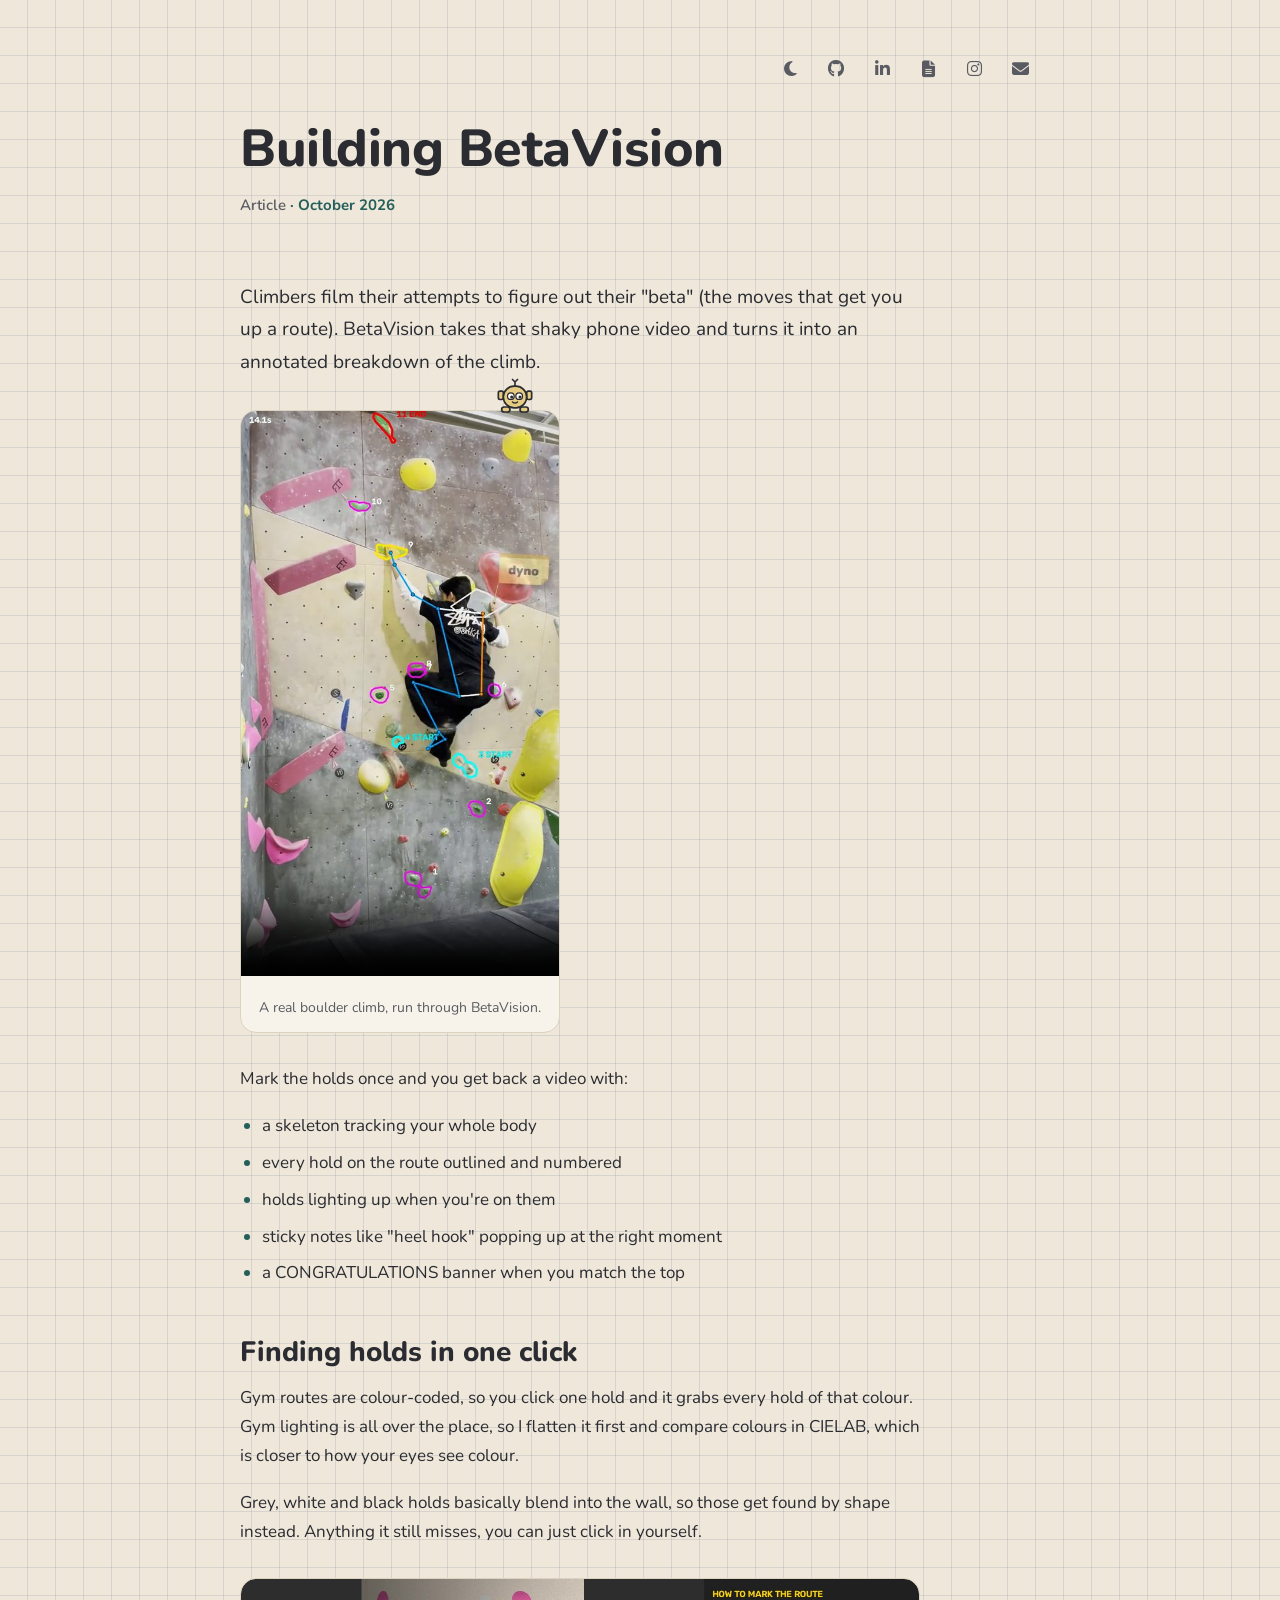
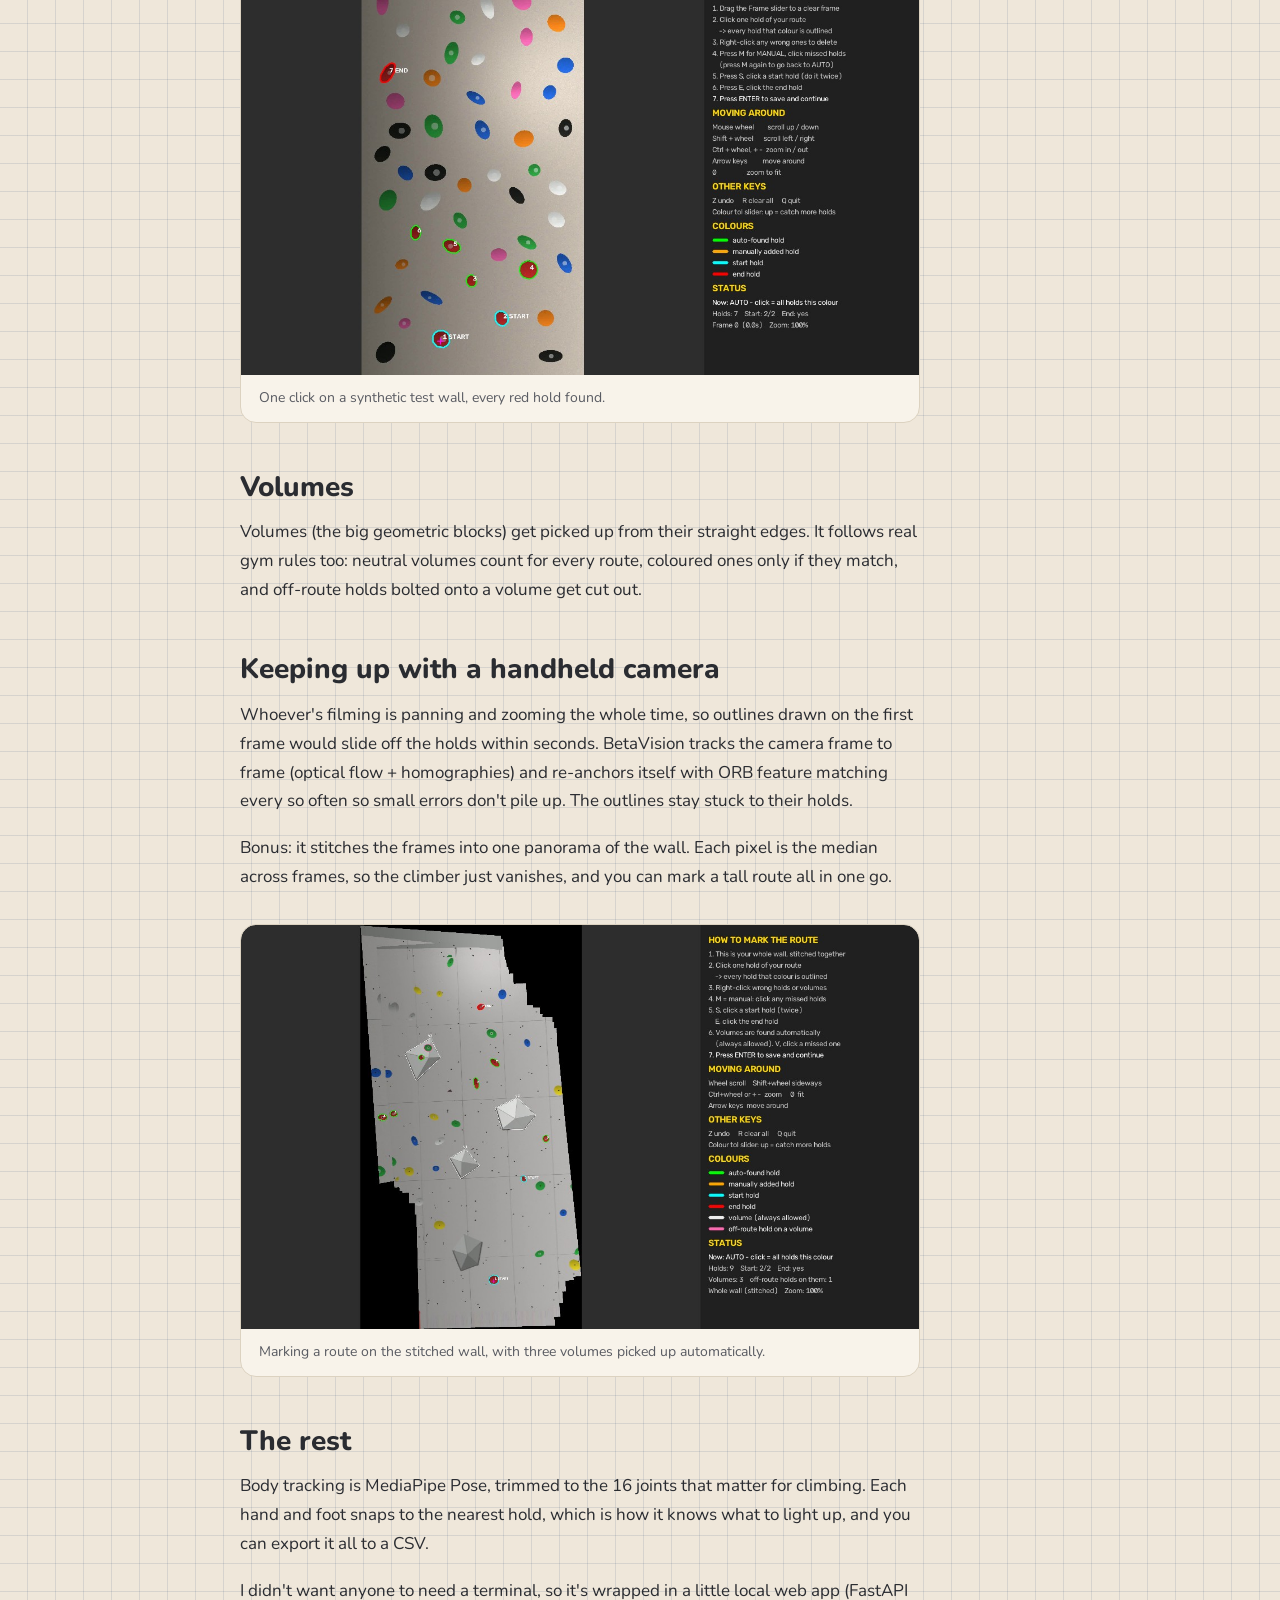
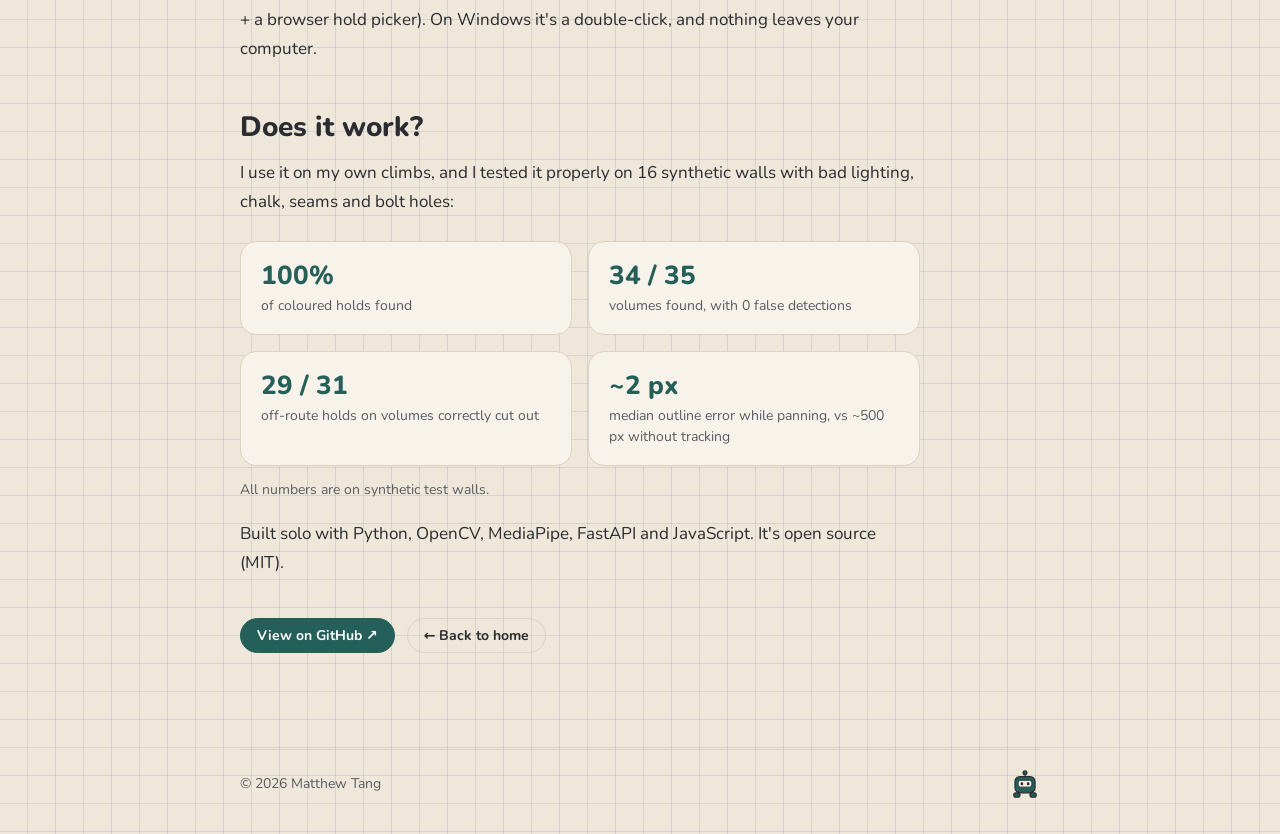
<file: article-betavision.html>
<!DOCTYPE html>
<html lang="en">
<head>
<meta charset="UTF-8">
<meta name="viewport" content="width=device-width, initial-scale=1.0">
<title>Building BetaVision — Matthew Tang</title>
<link rel="preconnect" href="https://fonts.googleapis.com">
<link rel="preconnect" href="https://fonts.gstatic.com" crossorigin>
<link href="https://fonts.googleapis.com/css2?family=Nunito:wght@400;600;700;800&display=swap" rel="stylesheet">
<link rel="stylesheet" href="https://cdnjs.cloudflare.com/ajax/libs/font-awesome/6.5.2/css/all.min.css">
<link rel="stylesheet" href="styles.css?v=21">
<script>
  // apply a saved light/dark choice before the page paints (no flash); otherwise CSS follows the device setting
  try { var t = localStorage.getItem("theme"); if (t === "light" || t === "dark") document.documentElement.dataset.theme = t; } catch (e) {}
</script>
</head>
<body>
<div class="page">
  <main>
    <div class="topbar">
      <button class="link-btn theme-toggle" type="button" aria-label="Switch light/dark mode"><i class="fa-solid fa-moon"></i><i class="fa-solid fa-sun"></i><span class="tip">Dark mode</span></button>
      <ul class="links">
        <li><a class="link-btn github" href="https://github.com/matthewtang29" target="_blank" rel="noopener" aria-label="GitHub"><i class="fa-brands fa-github"></i><span class="tip">GitHub</span></a></li>
        <li><a class="link-btn linkedin" href="https://www.linkedin.com/in/matthewtang29" target="_blank" rel="noopener" aria-label="LinkedIn"><i class="fa-brands fa-linkedin-in"></i><span class="tip">LinkedIn</span></a></li>
        <li><a class="link-btn resume" href="#" aria-label="Resume"><i class="fa-solid fa-file-lines"></i><span class="tip">Resume</span></a></li>
        <li><a class="link-btn instagram" href="https://instagram.com/matthew_tang29" target="_blank" rel="noopener" aria-label="Instagram"><i class="fa-brands fa-instagram"></i><span class="tip">Instagram</span></a></li>
        <li><button class="link-btn email" type="button" data-email="ms2tang@uwaterloo.ca" aria-label="Copy email address ms2tang@uwaterloo.ca"><i class="fa-solid fa-envelope"></i><span class="tip">ms2tang@uwaterloo.ca</span></button></li>
      </ul>
    </div>

    <section class="hero">
      <h1>Building BetaVision</h1>
      <p class="tagline">Article <b>· October 2026</b></p>
    </section>

    <article class="prose">
      <p class="lead">Climbers film their attempts to figure out their "beta" (the moves that get you up a route). BetaVision takes that shaky phone video and turns it into an annotated breakdown of the climb.</p>

      <figure class="card figure tall perch bot-gear">
        <video src="images/betavision-demo.mp4" poster="images/betavision-demo-poster.jpg" autoplay muted loop playsinline controls aria-label="BetaVision analyzing a boulder climb: a skeleton tracks the climber while numbered route holds light up as they're used."></video>
        <figcaption>A real boulder climb, run through BetaVision.</figcaption>
      </figure>

      <p>Mark the holds once and you get back a video with:</p>
      <ul>
        <li>a skeleton tracking your whole body</li>
        <li>every hold on the route outlined and numbered</li>
        <li>holds lighting up when you're on them</li>
        <li>sticky notes like "heel hook" popping up at the right moment</li>
        <li>a CONGRATULATIONS banner when you match the top</li>
      </ul>

      <h2>Finding holds in one click</h2>
      <p>Gym routes are colour-coded, so you click one hold and it grabs every hold of that colour. Gym lighting is all over the place, so I flatten it first and compare colours in CIELAB, which is closer to how your eyes see colour.</p>
      <p>Grey, white and black holds basically blend into the wall, so those get found by shape instead. Anything it still misses, you can just click in yourself.</p>

      <figure class="card figure">
        <img src="images/betavision-hold-picker.jpg" alt="BetaVision hold picker on a synthetic test wall, with the route's red holds outlined and numbered, start and end holds marked, and a key of controls on the right" loading="lazy">
        <figcaption>One click on a synthetic test wall, every red hold found.</figcaption>
      </figure>

      <h2>Volumes</h2>
      <p>Volumes (the big geometric blocks) get picked up from their straight edges. It follows real gym rules too: neutral volumes count for every route, coloured ones only if they match, and off-route holds bolted onto a volume get cut out.</p>

      <h2>Keeping up with a handheld camera</h2>
      <p>Whoever's filming is panning and zooming the whole time, so outlines drawn on the first frame would slide off the holds within seconds. BetaVision tracks the camera frame to frame (optical flow + homographies) and re-anchors itself with ORB feature matching every so often so small errors don't pile up. The outlines stay stuck to their holds.</p>
      <p>Bonus: it stitches the frames into one panorama of the wall. Each pixel is the median across frames, so the climber just vanishes, and you can mark a tall route all in one go.</p>

      <figure class="card figure">
        <img src="images/betavision-whole-wall.jpg" alt="A stitched panorama of a whole climbing wall in the BetaVision picker, with route holds and three volumes outlined" loading="lazy">
        <figcaption>Marking a route on the stitched wall, with three volumes picked up automatically.</figcaption>
      </figure>

      <h2>The rest</h2>
      <p>Body tracking is MediaPipe Pose, trimmed to the 16 joints that matter for climbing. Each hand and foot snaps to the nearest hold, which is how it knows what to light up, and you can export it all to a CSV.</p>
      <p>I didn't want anyone to need a terminal, so it's wrapped in a little local web app (FastAPI + a browser hold picker). On Windows it's a double-click, and nothing leaves your computer.</p>

      <h2>Does it work?</h2>
      <p>I use it on my own climbs, and I tested it properly on 16 synthetic walls with bad lighting, chalk, seams and bolt holes:</p>

      <div class="stats">
        <div class="card stat"><strong>100%</strong><span>of coloured holds found</span></div>
        <div class="card stat"><strong>34 / 35</strong><span>volumes found, with 0 false detections</span></div>
        <div class="card stat"><strong>29 / 31</strong><span>off-route holds on volumes correctly cut out</span></div>
        <div class="card stat"><strong>~2 px</strong><span>median outline error while panning, vs ~500 px without tracking</span></div>
      </div>
      <p class="fine">All numbers are on synthetic test walls.</p>

      <p>Built solo with Python, OpenCV, MediaPipe, FastAPI and JavaScript. It's open source (MIT).</p>

      <div class="article-end">
        <a class="btn" href="https://github.com/matthewtang29/BetaVision" target="_blank" rel="noopener">View on GitHub ↗</a>
        <a class="btn ghost" href="index.html#betavision">← Back to home</a>
      </div>
    </article>
  </main>
  <footer>
    <span>© 2026 Matthew Tang</span>
    <span class="footer-bot"><svg class="mascot" viewBox="0 0 48 44" aria-hidden="true" focusable="false"><line class="m-line" x1="24" y1="10" x2="24" y2="4"/><circle class="m-body" cx="24" cy="4" r="3"/><rect class="m-body" x="8" y="10" width="32" height="26" rx="8"/><rect class="m-visor" x="13" y="16" width="22" height="11" rx="4"/><g class="m-eyes"><rect x="17" y="19" width="4" height="5" rx="1.5"/><rect x="27" y="19" width="4" height="5" rx="1.5"/></g><rect class="m-body" x="6" y="36" width="10" height="7" rx="3.5"/><rect class="m-body" x="32" y="36" width="10" height="7" rx="3.5"/></svg></span>
  </footer>
</div>
<script src="site.js?v=9"></script>
</body>
</html>
</file>
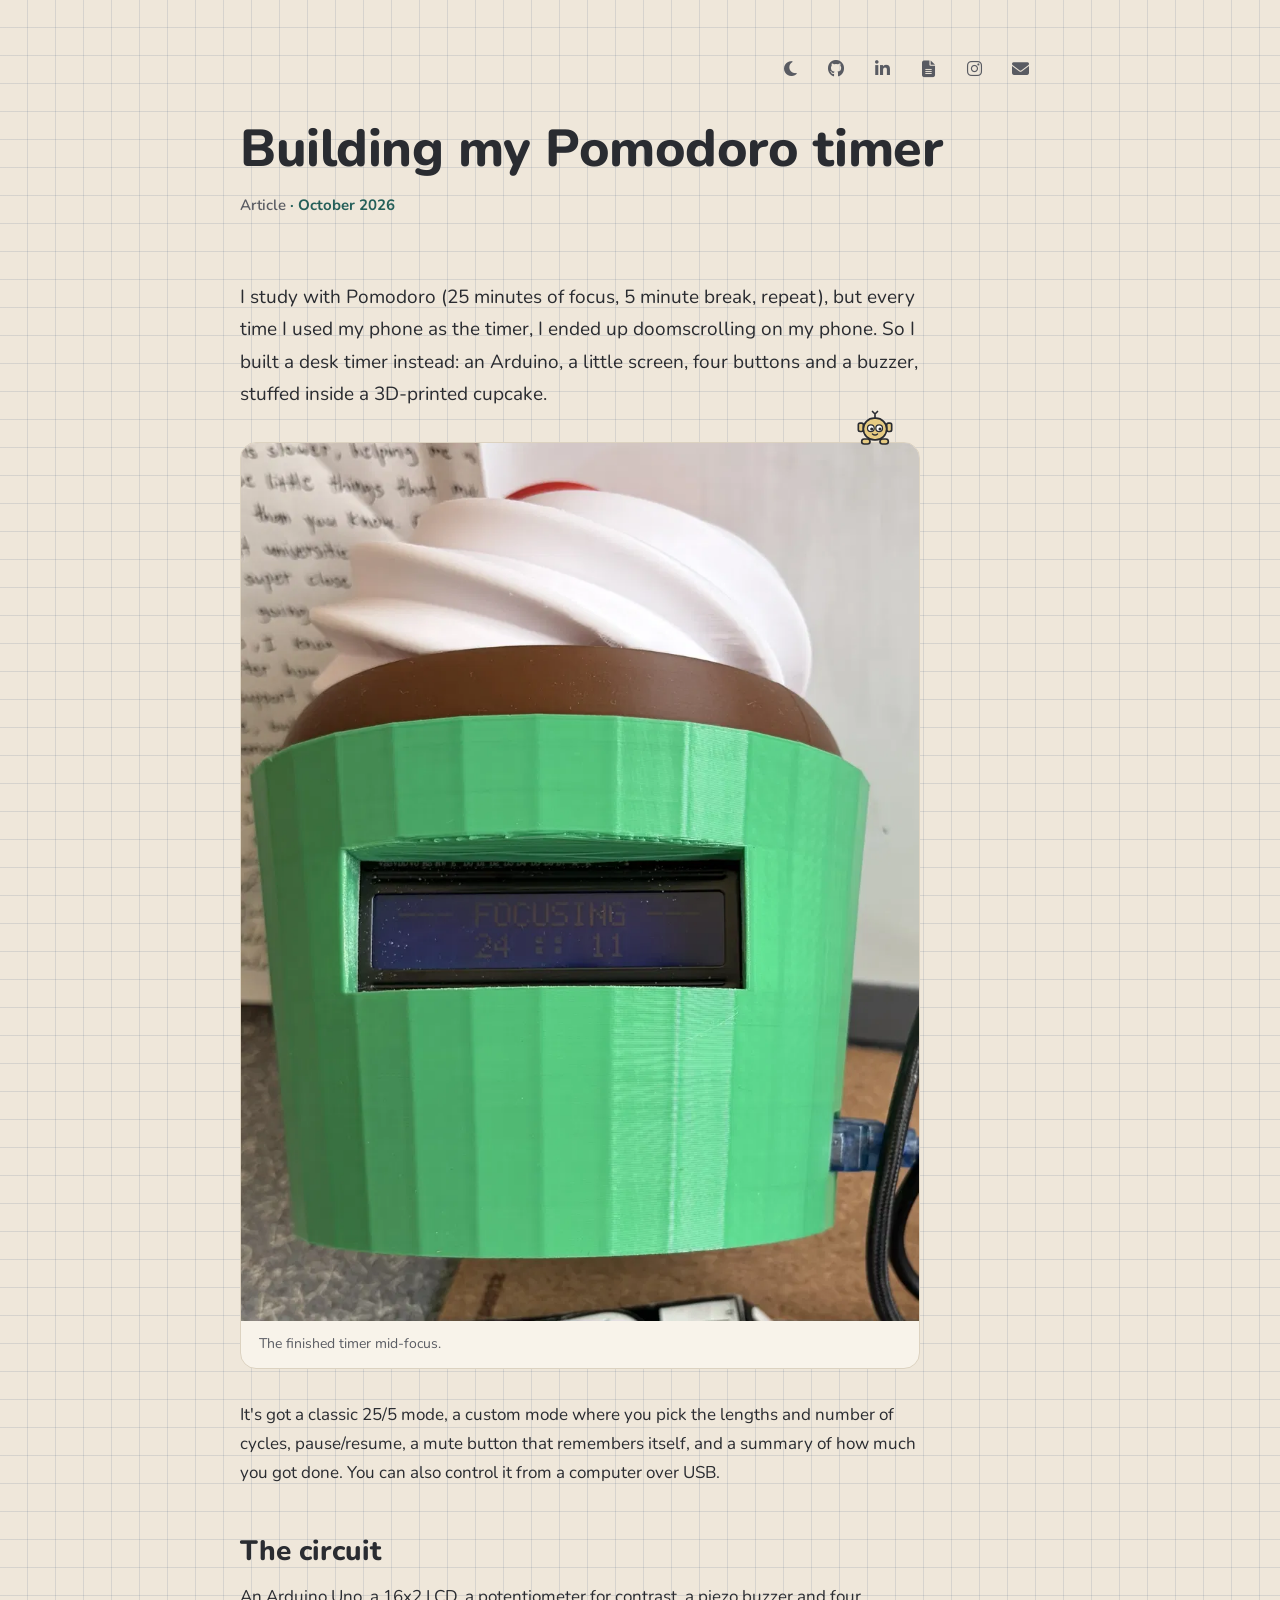
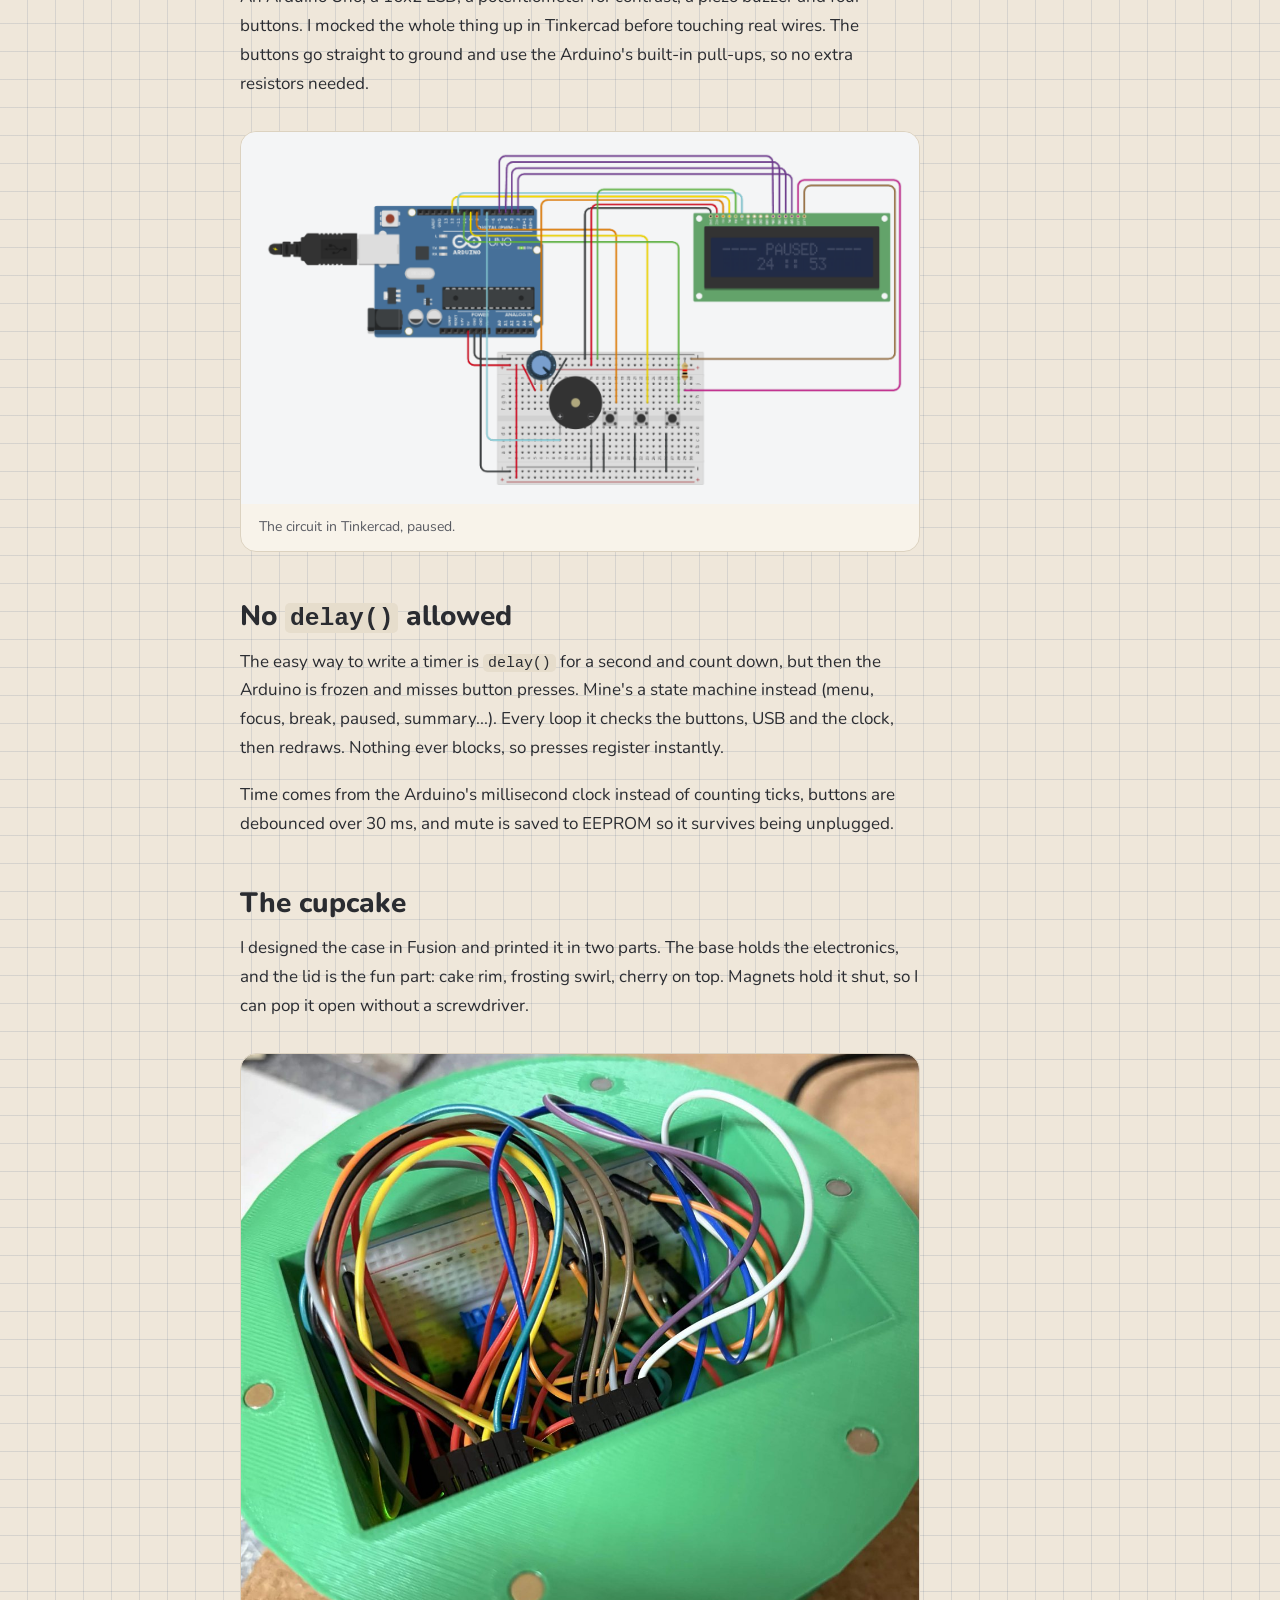
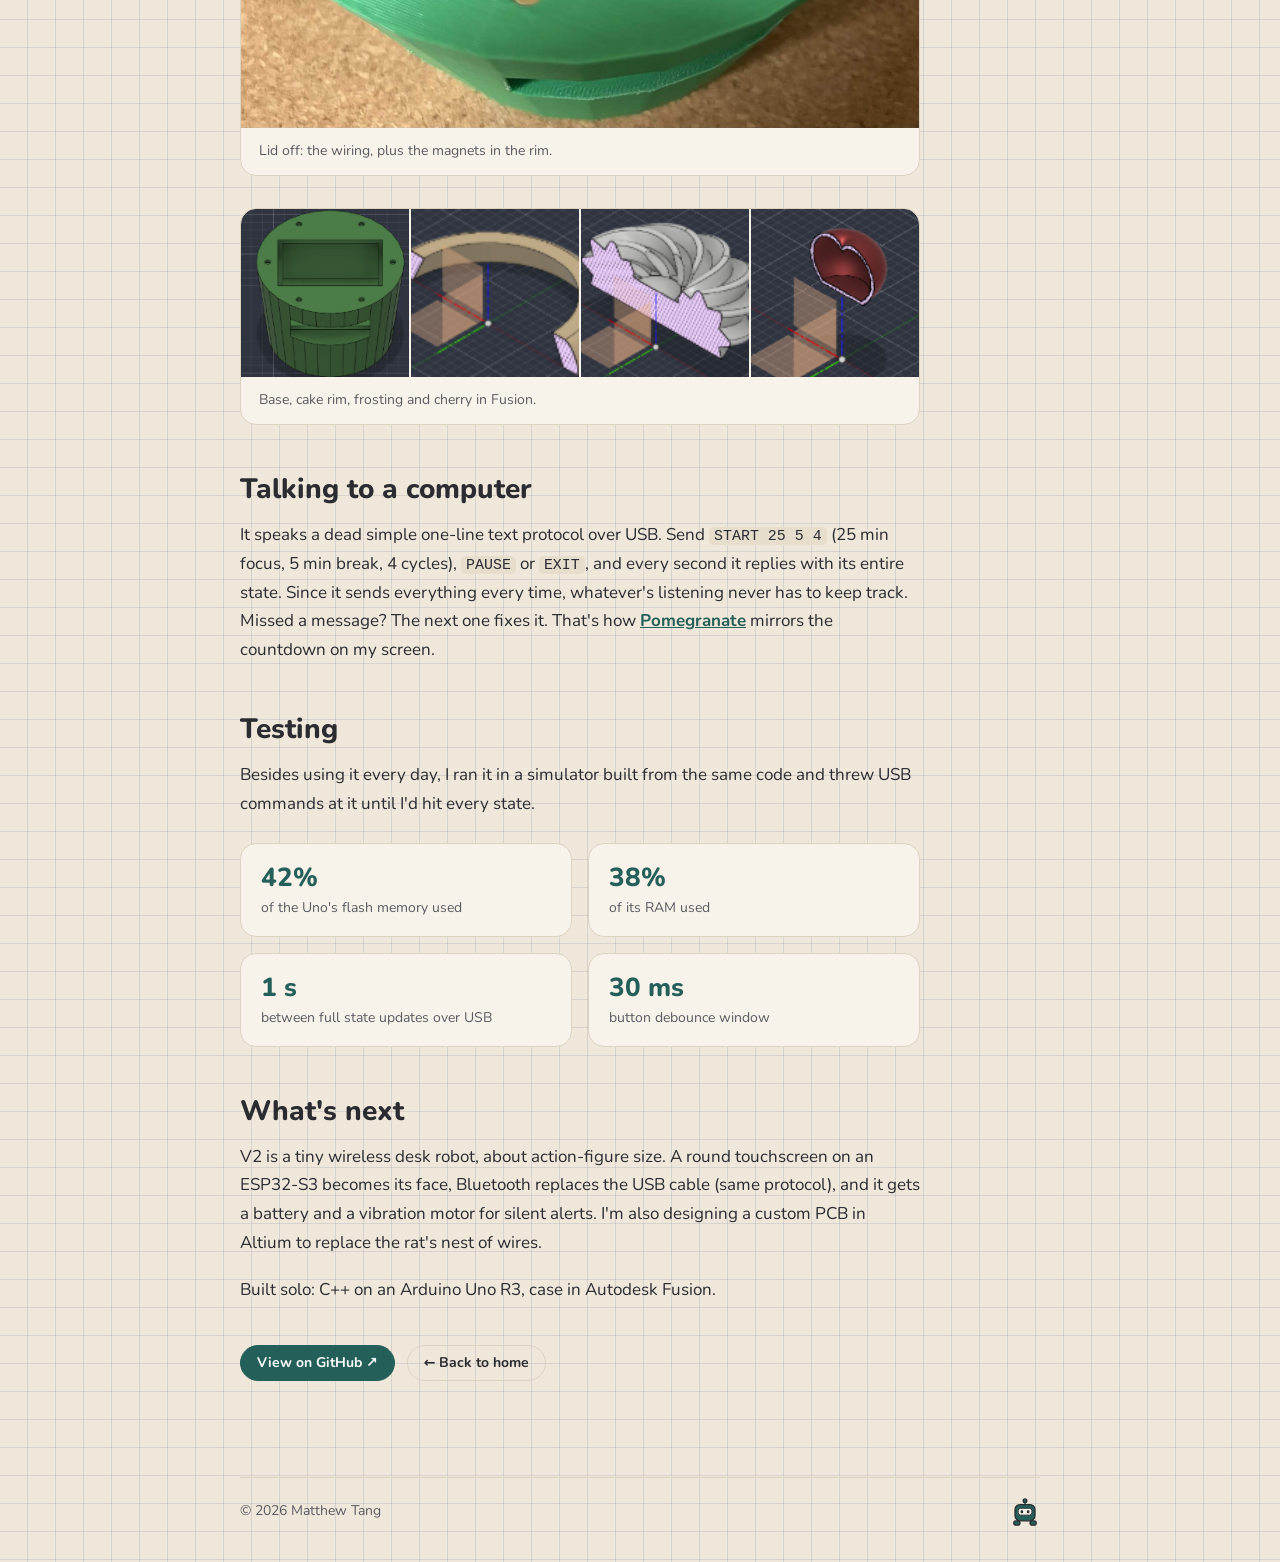
<file: article-desk-robot.html>
<!DOCTYPE html>
<html lang="en">
<head>
<meta charset="UTF-8">
<meta name="viewport" content="width=device-width, initial-scale=1.0">
<title>Building my Pomodoro timer — Matthew Tang</title>
<link rel="preconnect" href="https://fonts.googleapis.com">
<link rel="preconnect" href="https://fonts.gstatic.com" crossorigin>
<link href="https://fonts.googleapis.com/css2?family=Nunito:wght@400;600;700;800&display=swap" rel="stylesheet">
<link rel="stylesheet" href="https://cdnjs.cloudflare.com/ajax/libs/font-awesome/6.5.2/css/all.min.css">
<link rel="stylesheet" href="styles.css?v=21">
<script>
  // apply a saved light/dark choice before the page paints (no flash); otherwise CSS follows the device setting
  try { var t = localStorage.getItem("theme"); if (t === "light" || t === "dark") document.documentElement.dataset.theme = t; } catch (e) {}
</script>
</head>
<body>
<div class="page">
  <main>
    <div class="topbar">
      <button class="link-btn theme-toggle" type="button" aria-label="Switch light/dark mode"><i class="fa-solid fa-moon"></i><i class="fa-solid fa-sun"></i><span class="tip">Dark mode</span></button>
      <ul class="links">
        <li><a class="link-btn github" href="https://github.com/matthewtang29" target="_blank" rel="noopener" aria-label="GitHub"><i class="fa-brands fa-github"></i><span class="tip">GitHub</span></a></li>
        <li><a class="link-btn linkedin" href="https://www.linkedin.com/in/matthewtang29" target="_blank" rel="noopener" aria-label="LinkedIn"><i class="fa-brands fa-linkedin-in"></i><span class="tip">LinkedIn</span></a></li>
        <li><a class="link-btn resume" href="#" aria-label="Resume"><i class="fa-solid fa-file-lines"></i><span class="tip">Resume</span></a></li>
        <li><a class="link-btn instagram" href="https://instagram.com/matthew_tang29" target="_blank" rel="noopener" aria-label="Instagram"><i class="fa-brands fa-instagram"></i><span class="tip">Instagram</span></a></li>
        <li><button class="link-btn email" type="button" data-email="ms2tang@uwaterloo.ca" aria-label="Copy email address ms2tang@uwaterloo.ca"><i class="fa-solid fa-envelope"></i><span class="tip">ms2tang@uwaterloo.ca</span></button></li>
      </ul>
    </div>

    <section class="hero">
      <h1>Building my Pomodoro timer</h1>
      <p class="tagline">Article <b>· October 2026</b></p>
    </section>

    <article class="prose">
      <p class="lead">I study with Pomodoro (25 minutes of focus, 5 minute break, repeat), but every time I used my phone as the timer, I ended up doomscrolling on my phone. So I built a desk timer instead: an Arduino, a little screen, four buttons and a buzzer, stuffed inside a 3D-printed cupcake.</p>

      <figure class="card figure perch bot-gear">
        <img src="images/pomodoro-timer.png" alt="The finished timer: a green 3D-printed cupcake with brown cake rim and white frosting, its LCD reading FOCUSING 24:11">
        <figcaption>The finished timer mid-focus.</figcaption>
      </figure>

      <p>It's got a classic 25/5 mode, a custom mode where you pick the lengths and number of cycles, pause/resume, a mute button that remembers itself, and a summary of how much you got done. You can also control it from a computer over USB.</p>

      <h2>The circuit</h2>
      <p>An Arduino Uno, a 16x2 LCD, a potentiometer for contrast, a piezo buzzer and four buttons. I mocked the whole thing up in Tinkercad before touching real wires. The buttons go straight to ground and use the Arduino's built-in pull-ups, so no extra resistors needed.</p>

      <figure class="card figure">
        <img src="images/pomodoro-circuit.png" alt="Tinkercad simulation of the timer circuit: an Arduino Uno wired to a 16x2 LCD reading PAUSED 24:53, a potentiometer, a buzzer and three push buttons on a breadboard" loading="lazy">
        <figcaption>The circuit in Tinkercad, paused.</figcaption>
      </figure>

      <h2>No <code>delay()</code> allowed</h2>
      <p>The easy way to write a timer is <code>delay()</code> for a second and count down, but then the Arduino is frozen and misses button presses. Mine's a state machine instead (menu, focus, break, paused, summary...). Every loop it checks the buttons, USB and the clock, then redraws. Nothing ever blocks, so presses register instantly.</p>
      <p>Time comes from the Arduino's millisecond clock instead of counting ticks, buttons are debounced over 30 ms, and mute is saved to EEPROM so it survives being unplugged.</p>

      <h2>The cupcake</h2>
      <p>I designed the case in Fusion and printed it in two parts. The base holds the electronics, and the lid is the fun part: cake rim, frosting swirl, cherry on top. Magnets hold it shut, so I can pop it open without a screwdriver.</p>

      <figure class="card figure">
        <img src="images/pomodoro-inside.jpg" alt="Looking down into the open green base of the case: a breadboard and jumper wires packed inside, with magnets set into the rim" loading="lazy">
        <figcaption>Lid off: the wiring, plus the magnets in the rim.</figcaption>
      </figure>

      <figure class="card figure">
        <div class="figure-row">
          <img src="images/pomodoro-case-base.png" alt="Fusion model of the case base, with the LCD cutout and magnet holes around the rim" loading="lazy">
          <img src="images/pomodoro-case-rim.png" alt="Fusion model of the lid's cake rim" loading="lazy">
          <img src="images/pomodoro-case-frosting.png" alt="Fusion model of the lid's frosting swirl" loading="lazy">
          <img src="images/pomodoro-case-cherry.png" alt="Fusion model of the cherry on top" loading="lazy">
        </div>
        <figcaption>Base, cake rim, frosting and cherry in Fusion.</figcaption>
      </figure>

      <h2>Talking to a computer</h2>
      <p>It speaks a dead simple one-line text protocol over USB. Send <code>START 25 5 4</code> (25 min focus, 5 min break, 4 cycles), <code>PAUSE</code> or <code>EXIT</code>, and every second it replies with its entire state. Since it sends everything every time, whatever's listening never has to keep track. Missed a message? The next one fixes it. That's how <a href="article-study-app.html">Pomegranate</a> mirrors the countdown on my screen.</p>

      <h2>Testing</h2>
      <p>Besides using it every day, I ran it in a simulator built from the same code and threw USB commands at it until I'd hit every state.</p>

      <div class="stats">
        <div class="card stat"><strong>42%</strong><span>of the Uno's flash memory used</span></div>
        <div class="card stat"><strong>38%</strong><span>of its RAM used</span></div>
        <div class="card stat"><strong>1 s</strong><span>between full state updates over USB</span></div>
        <div class="card stat"><strong>30 ms</strong><span>button debounce window</span></div>
      </div>

      <h2>What's next</h2>
      <p>V2 is a tiny wireless desk robot, about action-figure size. A round touchscreen on an ESP32-S3 becomes its face, Bluetooth replaces the USB cable (same protocol), and it gets a battery and a vibration motor for silent alerts. I'm also designing a custom PCB in Altium to replace the rat's nest of wires.</p>

      <p>Built solo: C++ on an Arduino Uno R3, case in Autodesk Fusion.</p>

      <div class="article-end">
        <a class="btn" href="https://github.com/matthewtang29/pomodoro" target="_blank" rel="noopener">View on GitHub ↗</a>
        <a class="btn ghost" href="index.html#pomodoro">← Back to home</a>
      </div>
    </article>
  </main>
  <footer>
    <span>© 2026 Matthew Tang</span>
    <span class="footer-bot"><svg class="mascot" viewBox="0 0 48 44" aria-hidden="true" focusable="false"><line class="m-line" x1="24" y1="10" x2="24" y2="4"/><circle class="m-body" cx="24" cy="4" r="3"/><rect class="m-body" x="8" y="10" width="32" height="26" rx="8"/><rect class="m-visor" x="13" y="16" width="22" height="11" rx="4"/><g class="m-eyes"><rect x="17" y="19" width="4" height="5" rx="1.5"/><rect x="27" y="19" width="4" height="5" rx="1.5"/></g><rect class="m-body" x="6" y="36" width="10" height="7" rx="3.5"/><rect class="m-body" x="32" y="36" width="10" height="7" rx="3.5"/></svg></span>
  </footer>
</div>
<script src="site.js?v=9"></script>
</body>
</html>
</file>
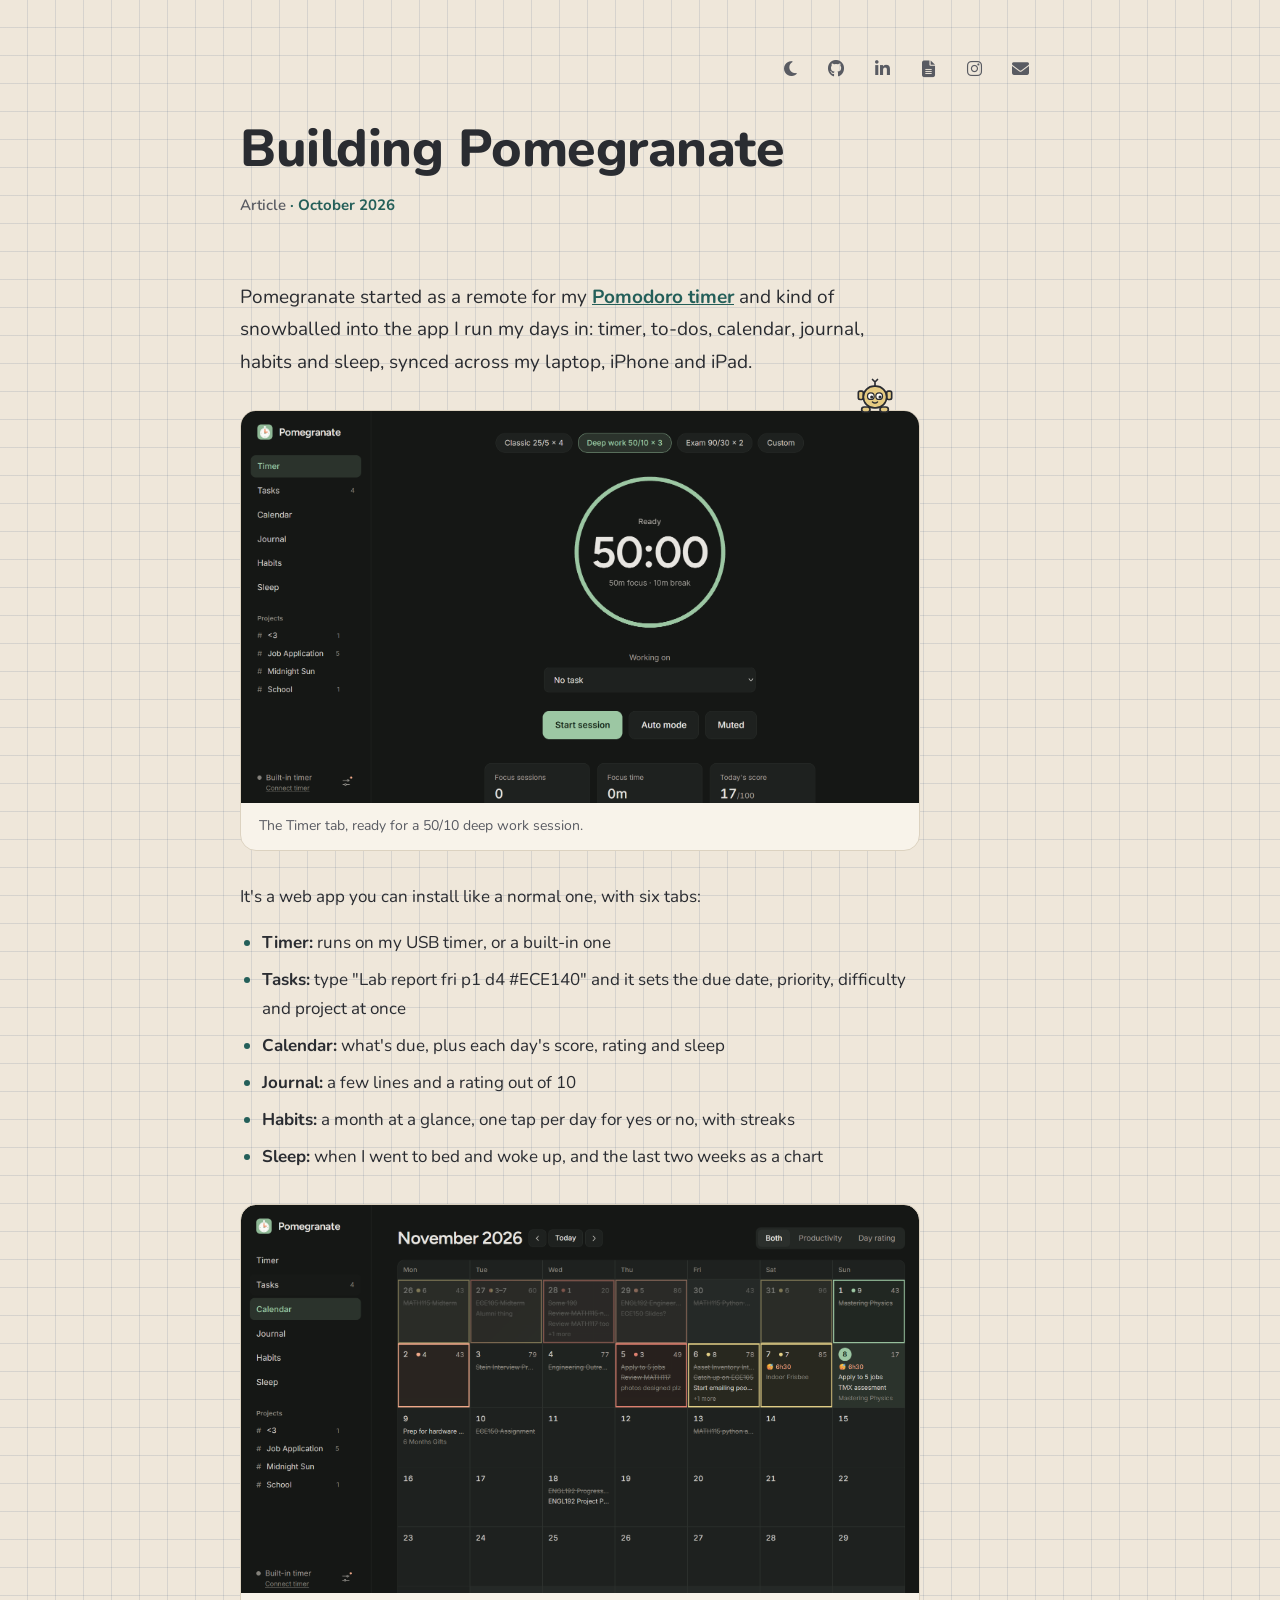
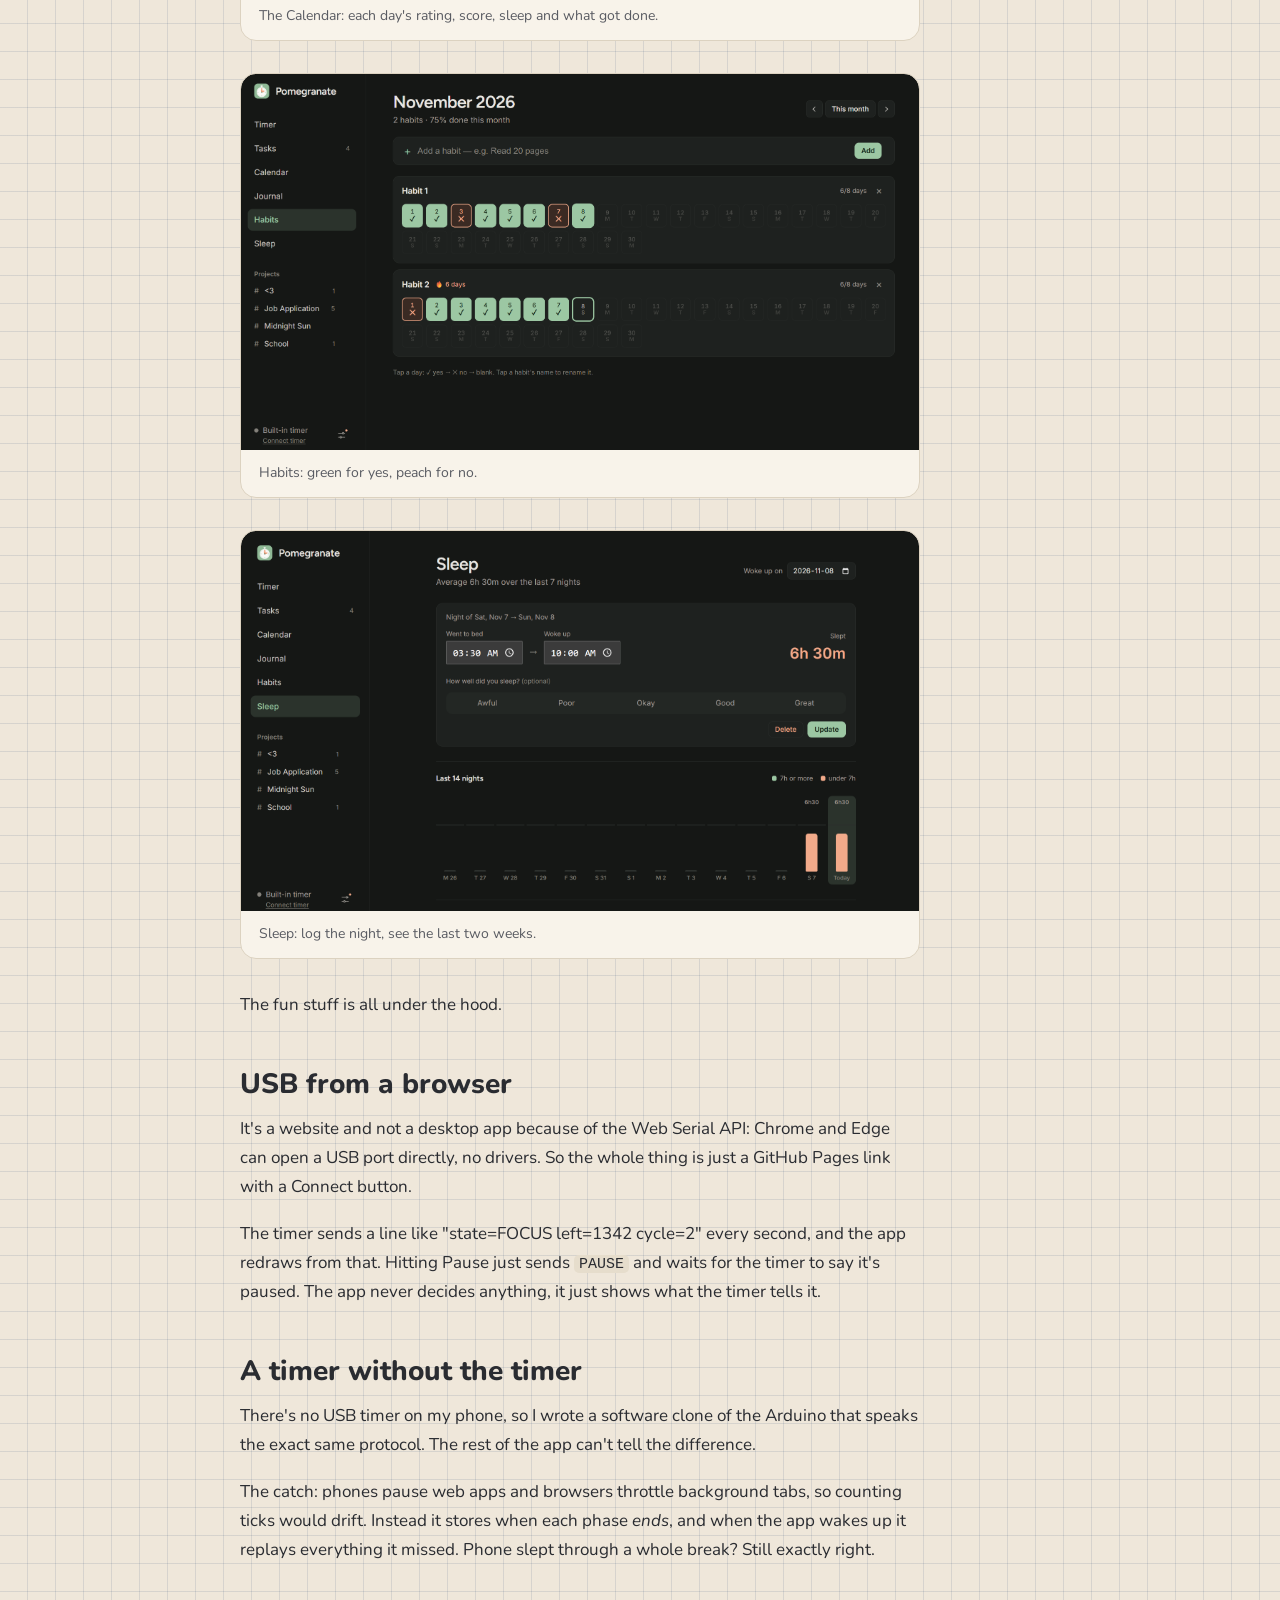
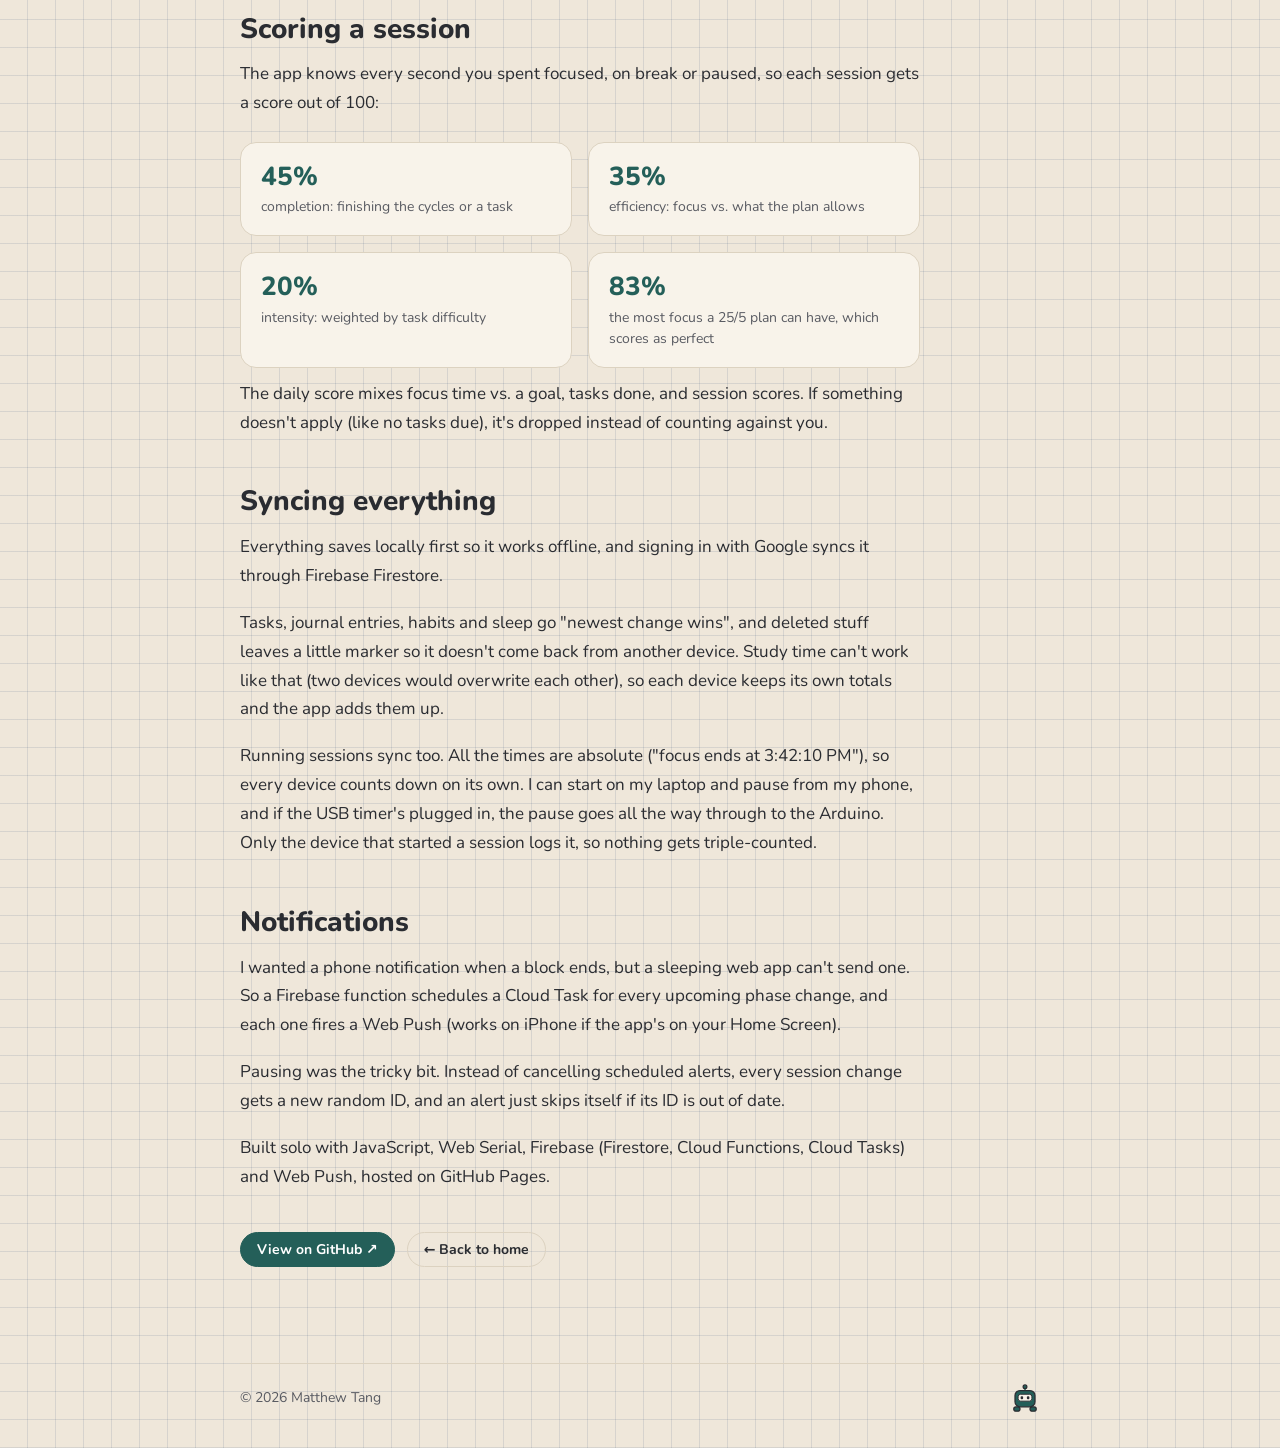
<file: article-study-app.html>
<!DOCTYPE html>
<html lang="en">
<head>
<meta charset="UTF-8">
<meta name="viewport" content="width=device-width, initial-scale=1.0">
<title>Building Pomegranate — Matthew Tang</title>
<link rel="preconnect" href="https://fonts.googleapis.com">
<link rel="preconnect" href="https://fonts.gstatic.com" crossorigin>
<link href="https://fonts.googleapis.com/css2?family=Nunito:wght@400;600;700;800&display=swap" rel="stylesheet">
<link rel="stylesheet" href="https://cdnjs.cloudflare.com/ajax/libs/font-awesome/6.5.2/css/all.min.css">
<link rel="stylesheet" href="styles.css?v=21">
<script>
  // apply a saved light/dark choice before the page paints (no flash); otherwise CSS follows the device setting
  try { var t = localStorage.getItem("theme"); if (t === "light" || t === "dark") document.documentElement.dataset.theme = t; } catch (e) {}
</script>
</head>
<body>
<div class="page">
  <main>
    <div class="topbar">
      <button class="link-btn theme-toggle" type="button" aria-label="Switch light/dark mode"><i class="fa-solid fa-moon"></i><i class="fa-solid fa-sun"></i><span class="tip">Dark mode</span></button>
      <ul class="links">
        <li><a class="link-btn github" href="https://github.com/matthewtang29" target="_blank" rel="noopener" aria-label="GitHub"><i class="fa-brands fa-github"></i><span class="tip">GitHub</span></a></li>
        <li><a class="link-btn linkedin" href="https://www.linkedin.com/in/matthewtang29" target="_blank" rel="noopener" aria-label="LinkedIn"><i class="fa-brands fa-linkedin-in"></i><span class="tip">LinkedIn</span></a></li>
        <li><a class="link-btn resume" href="#" aria-label="Resume"><i class="fa-solid fa-file-lines"></i><span class="tip">Resume</span></a></li>
        <li><a class="link-btn instagram" href="https://instagram.com/matthew_tang29" target="_blank" rel="noopener" aria-label="Instagram"><i class="fa-brands fa-instagram"></i><span class="tip">Instagram</span></a></li>
        <li><button class="link-btn email" type="button" data-email="ms2tang@uwaterloo.ca" aria-label="Copy email address ms2tang@uwaterloo.ca"><i class="fa-solid fa-envelope"></i><span class="tip">ms2tang@uwaterloo.ca</span></button></li>
      </ul>
    </div>

    <section class="hero">
      <h1>Building Pomegranate</h1>
      <p class="tagline">Article <b>· October 2026</b></p>
    </section>

    <article class="prose">
      <p class="lead">Pomegranate started as a remote for my <a href="article-desk-robot.html">Pomodoro timer</a> and kind of snowballed into the app I run my days in: timer, to-dos, calendar, journal, habits and sleep, synced across my laptop, iPhone and iPad.</p>

      <figure class="card figure perch bot-gear">
        <img src="images/pomegranate-timer.png" alt="Pomegranate's Timer tab, ready to start a Deep work 50/10 session, with a green ring around 50:00, a task picker, and today's focus sessions, focus time and score">
        <figcaption>The Timer tab, ready for a 50/10 deep work session.</figcaption>
      </figure>

      <p>It's a web app you can install like a normal one, with six tabs:</p>
      <ul>
        <li><b>Timer:</b> runs on my USB timer, or a built-in one</li>
        <li><b>Tasks:</b> type "Lab report fri p1 d4 #ECE140" and it sets the due date, priority, difficulty and project at once</li>
        <li><b>Calendar:</b> what's due, plus each day's score, rating and sleep</li>
        <li><b>Journal:</b> a few lines and a rating out of 10</li>
        <li><b>Habits:</b> a month at a glance, one tap per day for yes or no, with streaks</li>
        <li><b>Sleep:</b> when I went to bed and woke up, and the last two weeks as a chart</li>
      </ul>

      <figure class="card figure">
        <img src="images/pomegranate-calendar.png?v=3" alt="Pomegranate's Calendar tab for November 2026: each day shows its rating, productivity score, hours slept and tasks, outlined from red to green" loading="lazy">
        <figcaption>The Calendar: each day's rating, score, sleep and what got done.</figcaption>
      </figure>

      <figure class="card figure">
        <img src="images/pomegranate-habits.png" alt="Pomegranate's Habits tab for November 2026: two habits, each with a row of day boxes ticked green for yes or crossed in peach for no, and a 6-day streak" loading="lazy">
        <figcaption>Habits: green for yes, peach for no.</figcaption>
      </figure>

      <figure class="card figure">
        <img src="images/pomegranate-sleep.png" alt="Pomegranate's Sleep tab: bed and wake times for last night, 6h 30m slept, an optional quality rating, and a bar chart of the last 14 nights" loading="lazy">
        <figcaption>Sleep: log the night, see the last two weeks.</figcaption>
      </figure>
      <p>The fun stuff is all under the hood.</p>

      <h2>USB from a browser</h2>
      <p>It's a website and not a desktop app because of the Web Serial API: Chrome and Edge can open a USB port directly, no drivers. So the whole thing is just a GitHub Pages link with a Connect button.</p>
      <p>The timer sends a line like "state=FOCUS left=1342 cycle=2" every second, and the app redraws from that. Hitting Pause just sends <code>PAUSE</code> and waits for the timer to say it's paused. The app never decides anything, it just shows what the timer tells it.</p>

      <h2>A timer without the timer</h2>
      <p>There's no USB timer on my phone, so I wrote a software clone of the Arduino that speaks the exact same protocol. The rest of the app can't tell the difference.</p>
      <p>The catch: phones pause web apps and browsers throttle background tabs, so counting ticks would drift. Instead it stores when each phase <em>ends</em>, and when the app wakes up it replays everything it missed. Phone slept through a whole break? Still exactly right.</p>

      <h2>Scoring a session</h2>
      <p>The app knows every second you spent focused, on break or paused, so each session gets a score out of 100:</p>

      <div class="stats">
        <div class="card stat"><strong>45%</strong><span>completion: finishing the cycles or a task</span></div>
        <div class="card stat"><strong>35%</strong><span>efficiency: focus vs. what the plan allows</span></div>
        <div class="card stat"><strong>20%</strong><span>intensity: weighted by task difficulty</span></div>
        <div class="card stat"><strong>83%</strong><span>the most focus a 25/5 plan can have, which scores as perfect</span></div>
      </div>

      <p>The daily score mixes focus time vs. a goal, tasks done, and session scores. If something doesn't apply (like no tasks due), it's dropped instead of counting against you.</p>

      <h2>Syncing everything</h2>
      <p>Everything saves locally first so it works offline, and signing in with Google syncs it through Firebase Firestore.</p>
      <p>Tasks, journal entries, habits and sleep go "newest change wins", and deleted stuff leaves a little marker so it doesn't come back from another device. Study time can't work like that (two devices would overwrite each other), so each device keeps its own totals and the app adds them up.</p>
      <p>Running sessions sync too. All the times are absolute ("focus ends at 3:42:10 PM"), so every device counts down on its own. I can start on my laptop and pause from my phone, and if the USB timer's plugged in, the pause goes all the way through to the Arduino. Only the device that started a session logs it, so nothing gets triple-counted.</p>

      <h2>Notifications</h2>
      <p>I wanted a phone notification when a block ends, but a sleeping web app can't send one. So a Firebase function schedules a Cloud Task for every upcoming phase change, and each one fires a Web Push (works on iPhone if the app's on your Home Screen).</p>
      <p>Pausing was the tricky bit. Instead of cancelling scheduled alerts, every session change gets a new random ID, and an alert just skips itself if its ID is out of date.</p>

      <p>Built solo with JavaScript, Web Serial, Firebase (Firestore, Cloud Functions, Cloud Tasks) and Web Push, hosted on GitHub Pages.</p>

      <div class="article-end">
        <a class="btn" href="https://github.com/matthewtang29/pomegranate" target="_blank" rel="noopener">View on GitHub ↗</a>
        <a class="btn ghost" href="index.html#pomegranate">← Back to home</a>
      </div>
    </article>
  </main>
  <footer>
    <span>© 2026 Matthew Tang</span>
    <span class="footer-bot"><svg class="mascot" viewBox="0 0 48 44" aria-hidden="true" focusable="false"><line class="m-line" x1="24" y1="10" x2="24" y2="4"/><circle class="m-body" cx="24" cy="4" r="3"/><rect class="m-body" x="8" y="10" width="32" height="26" rx="8"/><rect class="m-visor" x="13" y="16" width="22" height="11" rx="4"/><g class="m-eyes"><rect x="17" y="19" width="4" height="5" rx="1.5"/><rect x="27" y="19" width="4" height="5" rx="1.5"/></g><rect class="m-body" x="6" y="36" width="10" height="7" rx="3.5"/><rect class="m-body" x="32" y="36" width="10" height="7" rx="3.5"/></svg></span>
  </footer>
</div>
<script src="site.js?v=9"></script>
</body>
</html>
</file>
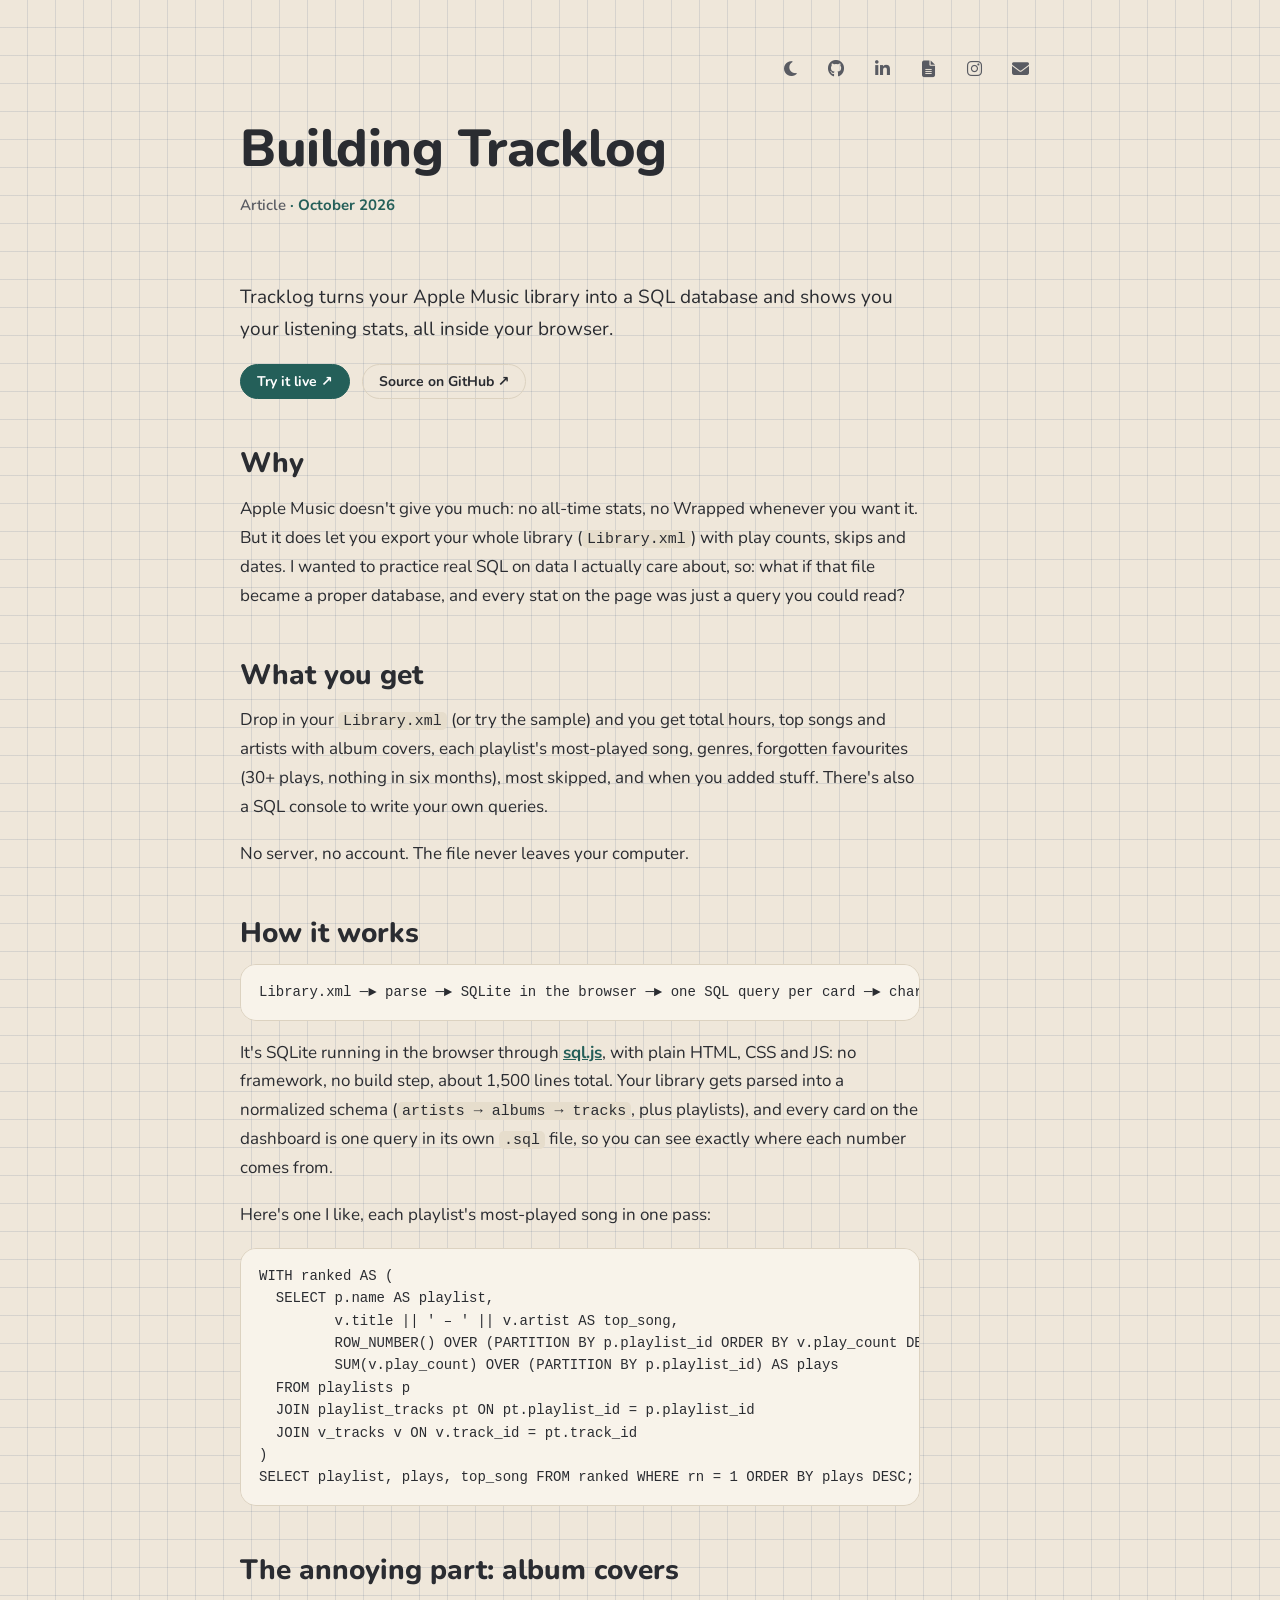
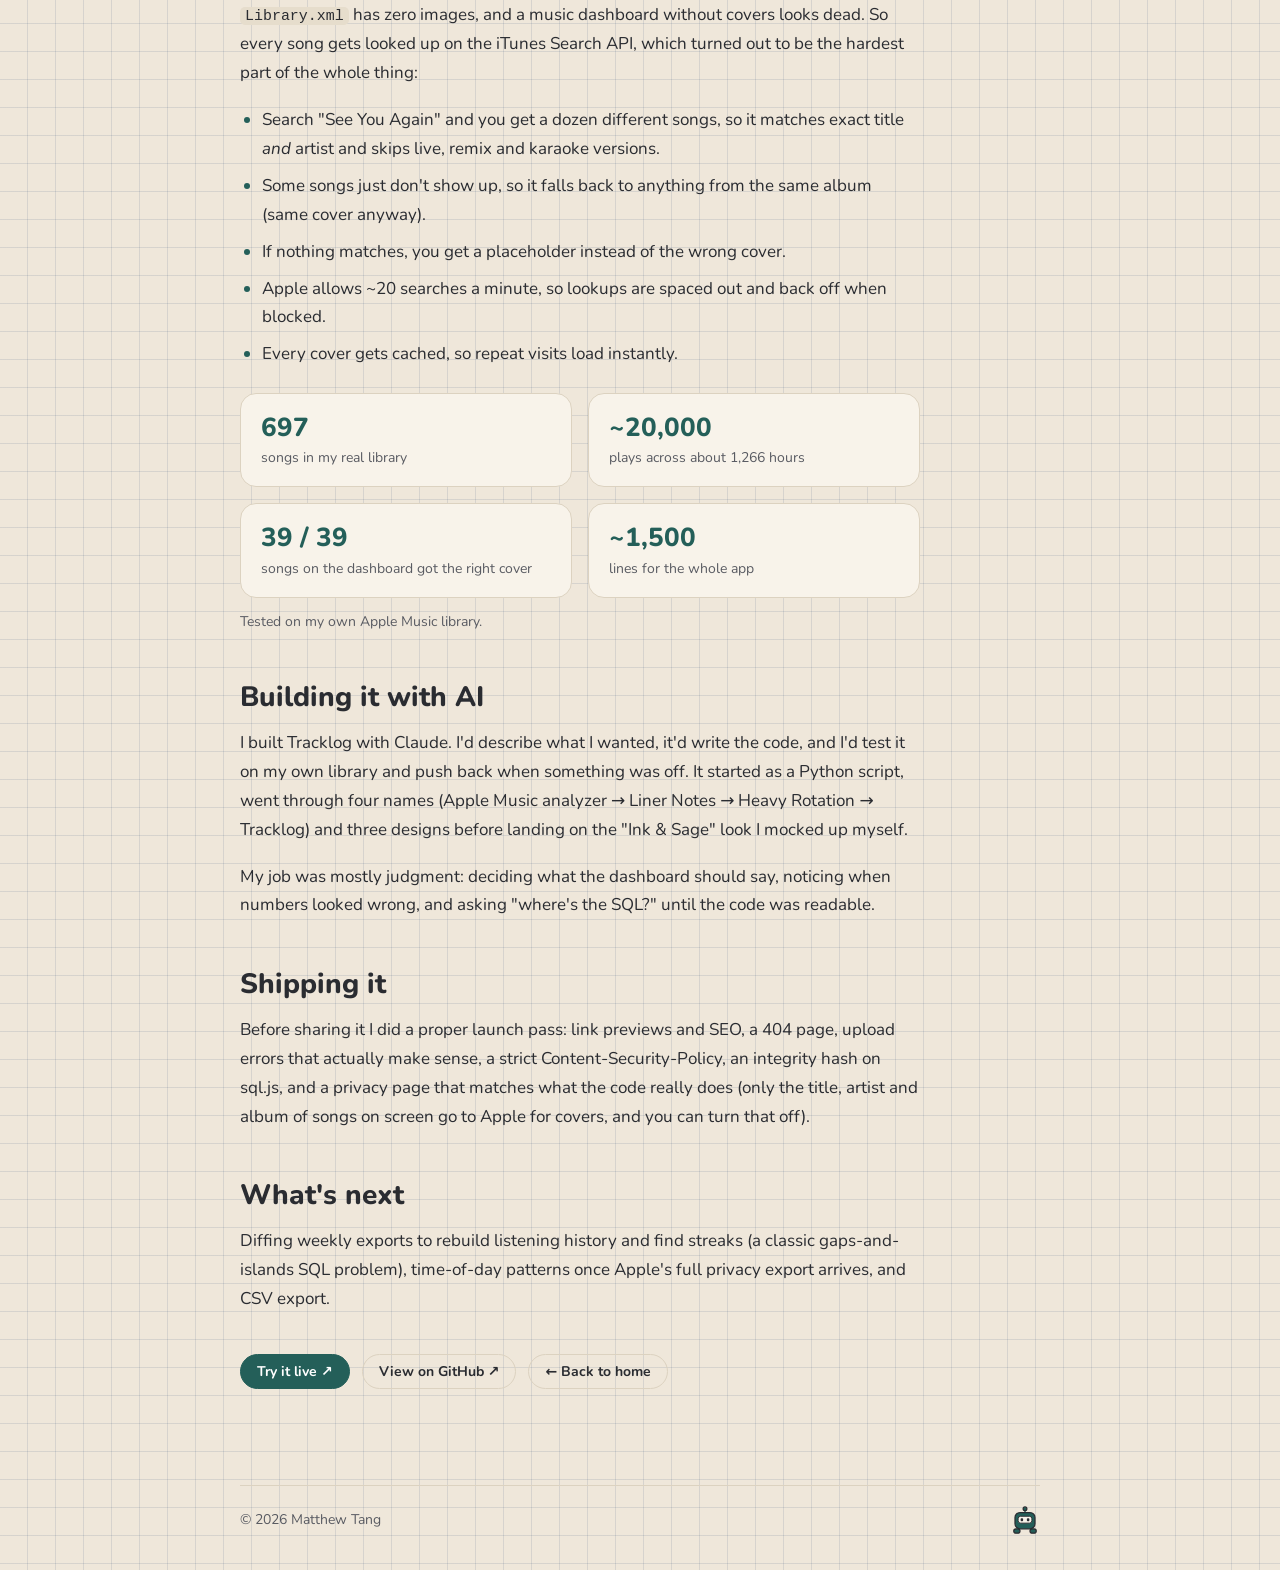
<file: article-tracklog.html>
<!DOCTYPE html>
<html lang="en">
<head>
<meta charset="UTF-8">
<meta name="viewport" content="width=device-width, initial-scale=1.0">
<title>Building Tracklog — Matthew Tang</title>
<link rel="preconnect" href="https://fonts.googleapis.com">
<link rel="preconnect" href="https://fonts.gstatic.com" crossorigin>
<link href="https://fonts.googleapis.com/css2?family=Nunito:wght@400;600;700;800&display=swap" rel="stylesheet">
<link rel="stylesheet" href="https://cdnjs.cloudflare.com/ajax/libs/font-awesome/6.5.2/css/all.min.css">
<link rel="stylesheet" href="styles.css?v=21">
<script>
  // apply a saved light/dark choice before the page paints (no flash); otherwise CSS follows the device setting
  try { var t = localStorage.getItem("theme"); if (t === "light" || t === "dark") document.documentElement.dataset.theme = t; } catch (e) {}
</script>
</head>
<body>
<div class="page">
  <main>
    <div class="topbar">
      <button class="link-btn theme-toggle" type="button" aria-label="Switch light/dark mode"><i class="fa-solid fa-moon"></i><i class="fa-solid fa-sun"></i><span class="tip">Dark mode</span></button>
      <ul class="links">
        <li><a class="link-btn github" href="https://github.com/matthewtang29" target="_blank" rel="noopener" aria-label="GitHub"><i class="fa-brands fa-github"></i><span class="tip">GitHub</span></a></li>
        <li><a class="link-btn linkedin" href="https://www.linkedin.com/in/matthewtang29" target="_blank" rel="noopener" aria-label="LinkedIn"><i class="fa-brands fa-linkedin-in"></i><span class="tip">LinkedIn</span></a></li>
        <li><a class="link-btn resume" href="#" aria-label="Resume"><i class="fa-solid fa-file-lines"></i><span class="tip">Resume</span></a></li>
        <li><a class="link-btn instagram" href="https://instagram.com/matthew_tang29" target="_blank" rel="noopener" aria-label="Instagram"><i class="fa-brands fa-instagram"></i><span class="tip">Instagram</span></a></li>
        <li><button class="link-btn email" type="button" data-email="ms2tang@uwaterloo.ca" aria-label="Copy email address ms2tang@uwaterloo.ca"><i class="fa-solid fa-envelope"></i><span class="tip">ms2tang@uwaterloo.ca</span></button></li>
      </ul>
    </div>

    <section class="hero">
      <h1>Building Tracklog</h1>
      <p class="tagline">Article <b>· October 2026</b></p>
    </section>

    <article class="prose">
      <p class="lead">Tracklog turns your Apple Music library into a SQL database and shows you your listening stats, all inside your browser.</p>

      <div class="article-end">
        <a class="btn" href="https://matthewtang29.github.io/Tracklog/" target="_blank" rel="noopener">Try it live ↗</a>
        <a class="btn ghost" href="https://github.com/matthewtang29/Tracklog" target="_blank" rel="noopener">Source on GitHub ↗</a>
      </div>

      <h2>Why</h2>
      <p>Apple Music doesn't give you much: no all-time stats, no Wrapped whenever you want it. But it does let you export your whole library (<code>Library.xml</code>) with play counts, skips and dates. I wanted to practice real SQL on data I actually care about, so: what if that file became a proper database, and every stat on the page was just a query you could read?</p>

      <h2>What you get</h2>
      <p>Drop in your <code>Library.xml</code> (or try the sample) and you get total hours, top songs and artists with album covers, each playlist's most-played song, genres, forgotten favourites (30+ plays, nothing in six months), most skipped, and when you added stuff. There's also a SQL console to write your own queries.</p>
      <p>No server, no account. The file never leaves your computer.</p>

      <h2>How it works</h2>
      <pre class="card"><code>Library.xml ─► parse ─► SQLite in the browser ─► one SQL query per card ─► charts</code></pre>
      <p>It's SQLite running in the browser through <a href="https://github.com/sql-js/sql.js" target="_blank" rel="noopener">sql.js</a>, with plain HTML, CSS and JS: no framework, no build step, about 1,500 lines total. Your library gets parsed into a normalized schema (<code>artists → albums → tracks</code>, plus playlists), and every card on the dashboard is one query in its own <code>.sql</code> file, so you can see exactly where each number comes from.</p>
      <p>Here's one I like, each playlist's most-played song in one pass:</p>
      <pre class="card"><code>WITH ranked AS (
  SELECT p.name AS playlist,
         v.title || ' – ' || v.artist AS top_song,
         ROW_NUMBER() OVER (PARTITION BY p.playlist_id ORDER BY v.play_count DESC) AS rn,
         SUM(v.play_count) OVER (PARTITION BY p.playlist_id) AS plays
  FROM playlists p
  JOIN playlist_tracks pt ON pt.playlist_id = p.playlist_id
  JOIN v_tracks v ON v.track_id = pt.track_id
)
SELECT playlist, plays, top_song FROM ranked WHERE rn = 1 ORDER BY plays DESC;</code></pre>

      <h2>The annoying part: album covers</h2>
      <p><code>Library.xml</code> has zero images, and a music dashboard without covers looks dead. So every song gets looked up on the iTunes Search API, which turned out to be the hardest part of the whole thing:</p>
      <ul>
        <li>Search "See You Again" and you get a dozen different songs, so it matches exact title <em>and</em> artist and skips live, remix and karaoke versions.</li>
        <li>Some songs just don't show up, so it falls back to anything from the same album (same cover anyway).</li>
        <li>If nothing matches, you get a placeholder instead of the wrong cover.</li>
        <li>Apple allows ~20 searches a minute, so lookups are spaced out and back off when blocked.</li>
        <li>Every cover gets cached, so repeat visits load instantly.</li>
      </ul>

      <div class="stats">
        <div class="card stat"><strong>697</strong><span>songs in my real library</span></div>
        <div class="card stat"><strong>~20,000</strong><span>plays across about 1,266 hours</span></div>
        <div class="card stat"><strong>39 / 39</strong><span>songs on the dashboard got the right cover</span></div>
        <div class="card stat"><strong>~1,500</strong><span>lines for the whole app</span></div>
      </div>
      <p class="fine">Tested on my own Apple Music library.</p>

      <h2>Building it with AI</h2>
      <p>I built Tracklog with Claude. I'd describe what I wanted, it'd write the code, and I'd test it on my own library and push back when something was off. It started as a Python script, went through four names (Apple Music analyzer → Liner Notes → Heavy Rotation → Tracklog) and three designs before landing on the "Ink &amp; Sage" look I mocked up myself.</p>
      <p>My job was mostly judgment: deciding what the dashboard should say, noticing when numbers looked wrong, and asking "where's the SQL?" until the code was readable.</p>

      <h2>Shipping it</h2>
      <p>Before sharing it I did a proper launch pass: link previews and SEO, a 404 page, upload errors that actually make sense, a strict Content-Security-Policy, an integrity hash on sql.js, and a privacy page that matches what the code really does (only the title, artist and album of songs on screen go to Apple for covers, and you can turn that off).</p>

      <h2>What's next</h2>
      <p>Diffing weekly exports to rebuild listening history and find streaks (a classic gaps-and-islands SQL problem), time-of-day patterns once Apple's full privacy export arrives, and CSV export.</p>

      <div class="article-end">
        <a class="btn" href="https://matthewtang29.github.io/Tracklog/" target="_blank" rel="noopener">Try it live ↗</a>
        <a class="btn ghost" href="https://github.com/matthewtang29/Tracklog" target="_blank" rel="noopener">View on GitHub ↗</a>
        <a class="btn ghost" href="index.html#tracklog">← Back to home</a>
      </div>
    </article>
  </main>
  <footer>
    <span>© 2026 Matthew Tang</span>
    <span class="footer-bot"><svg class="mascot" viewBox="0 0 48 44" aria-hidden="true" focusable="false"><line class="m-line" x1="24" y1="10" x2="24" y2="4"/><circle class="m-body" cx="24" cy="4" r="3"/><rect class="m-body" x="8" y="10" width="32" height="26" rx="8"/><rect class="m-visor" x="13" y="16" width="22" height="11" rx="4"/><g class="m-eyes"><rect x="17" y="19" width="4" height="5" rx="1.5"/><rect x="27" y="19" width="4" height="5" rx="1.5"/></g><rect class="m-body" x="6" y="36" width="10" height="7" rx="3.5"/><rect class="m-body" x="32" y="36" width="10" height="7" rx="3.5"/></svg></span>
  </footer>
</div>
<script src="site.js?v=9"></script>
</body>
</html>
</file>
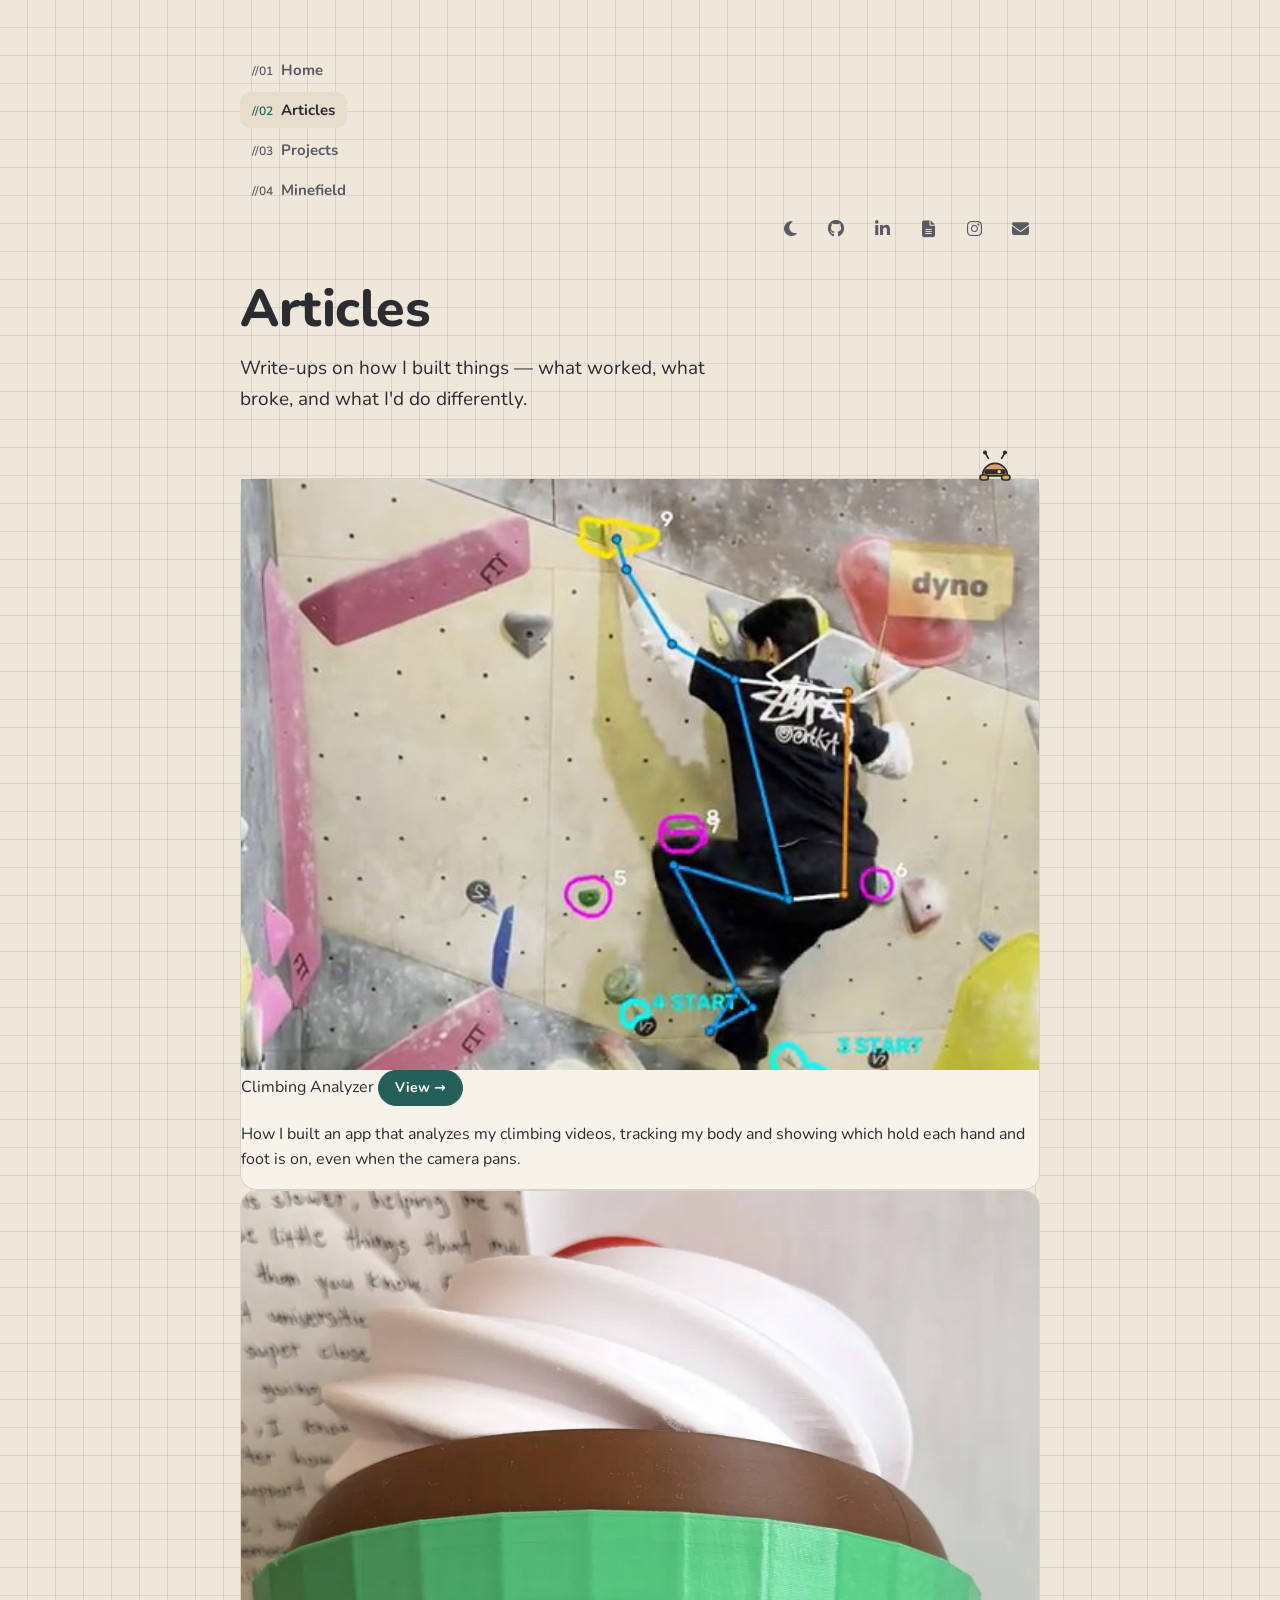
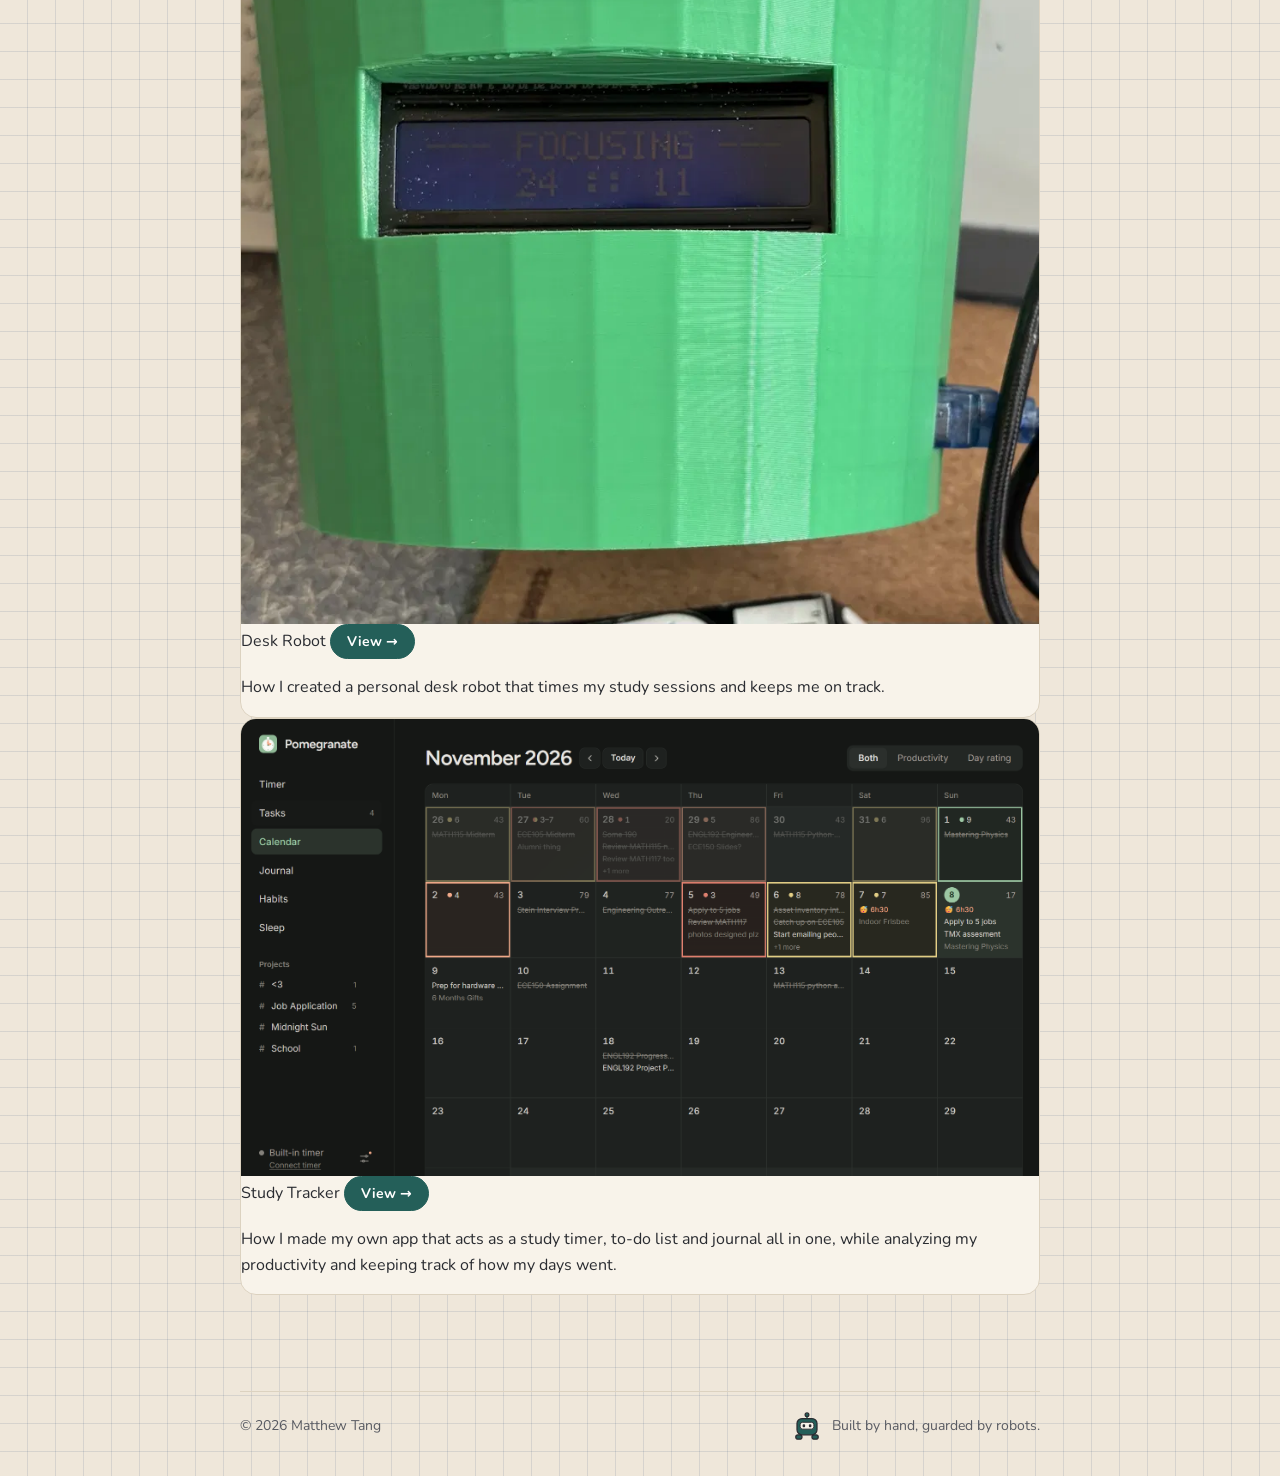
<file: articles.html>
<!DOCTYPE html>
<html lang="en">
<head>
<meta charset="UTF-8">
<meta name="viewport" content="width=device-width, initial-scale=1.0">
<title>Articles — Matthew Tang</title>
<link rel="preconnect" href="https://fonts.googleapis.com">
<link rel="preconnect" href="https://fonts.gstatic.com" crossorigin>
<link href="https://fonts.googleapis.com/css2?family=Nunito:wght@400;600;700;800&display=swap" rel="stylesheet">
<link rel="stylesheet" href="https://cdnjs.cloudflare.com/ajax/libs/font-awesome/6.5.2/css/all.min.css">
<link rel="stylesheet" href="styles.css?v=15">
<script>
  // apply a saved light/dark choice before the page paints (no flash); otherwise CSS follows the device setting
  try { var t = localStorage.getItem("theme"); if (t === "light" || t === "dark") document.documentElement.dataset.theme = t; } catch (e) {}
</script>
</head>
<body>
<div class="page">
  <nav class="side-nav" aria-label="Pages">
    <a href="index.html"><span class="num">//01</span>Home</a>
    <a href="articles.html" aria-current="page"><span class="num">//02</span>Articles</a>
    <a href="projects.html"><span class="num">//03</span>Projects</a>
    <a href="game.html"><span class="num">//04</span>Minefield</a>
  </nav>
  <main>
    <div class="topbar">
      <button class="link-btn theme-toggle" type="button" aria-label="Switch light/dark mode"><i class="fa-solid fa-moon"></i><i class="fa-solid fa-sun"></i><span class="tip">Dark mode</span></button>
      <ul class="links">
        <li><a class="link-btn github" href="https://github.com/matthewtang29" target="_blank" rel="noopener" aria-label="GitHub"><i class="fa-brands fa-github"></i><span class="tip">GitHub</span></a></li>
        <li><a class="link-btn linkedin" href="https://www.linkedin.com/in/matthewtang29" target="_blank" rel="noopener" aria-label="LinkedIn"><i class="fa-brands fa-linkedin-in"></i><span class="tip">LinkedIn</span></a></li>
        <li><a class="link-btn resume" href="#" aria-label="Resume"><i class="fa-solid fa-file-lines"></i><span class="tip">Resume</span></a></li>
        <li><a class="link-btn instagram" href="https://instagram.com/matthew_tang29" target="_blank" rel="noopener" aria-label="Instagram"><i class="fa-brands fa-instagram"></i><span class="tip">Instagram</span></a></li>
        <li><button class="link-btn email" type="button" data-email="ms2tang@uwaterloo.ca" aria-label="Copy email address ms2tang@uwaterloo.ca"><i class="fa-solid fa-envelope"></i><span class="tip">ms2tang@uwaterloo.ca</span></button></li>
      </ul>
    </div>

    <section class="hero">
      <h1>Articles</h1>
      <p class="blurb">Write-ups on how I built things — what worked, what broke, and what I'd do differently.</p>
    </section>

    <div class="article-list">
      <article class="card article-row perch bot-visor">
        <img class="card-img" src="images/betavision-climb.jpg" alt="A climber mid-move with a tracked skeleton, numbered holds and a sticky note reading dyno">
        <div class="body">
          <div class="top">
            <span class="kicker">Climbing Analyzer</span>
            <a class="btn" href="article-betavision.html">View →</a>
          </div>
          <p>How I built an app that analyzes my climbing videos, tracking my body and showing which hold each hand and foot is on, even when the camera pans.</p>
        </div>
      </article>

      <article class="card article-row">
        <img class="card-img" src="images/pomodoro-timer.png" alt="The 3D-printed cupcake Pomodoro timer, its LCD reading FOCUSING 24:11">
        <div class="body">
          <div class="top">
            <span class="kicker">Desk Robot</span>
            <a class="btn" href="article-desk-robot.html">View →</a>
          </div>
          <p>How I created a personal desk robot that times my study sessions and keeps me on track.</p>
        </div>
      </article>

      <article class="card article-row">
        <img class="card-img" src="images/pomegranate-calendar.png" alt="Pomegranate's Calendar tab for October 2026, with each day's rating, productivity score and tasks">
        <div class="body">
          <div class="top">
            <span class="kicker">Study Tracker</span>
            <a class="btn" href="article-study-app.html">View →</a>
          </div>
          <p>How I made my own app that acts as a study timer, to-do list and journal all in one, while analyzing my productivity and keeping track of how my days went.</p>
        </div>
      </article>
    </div>
  </main>
  <footer>
    <span>© 2026 Matthew Tang</span>
    <span class="footer-bot"><svg class="mascot" viewBox="0 0 48 44" aria-hidden="true" focusable="false"><line class="m-line" x1="24" y1="10" x2="24" y2="4"/><circle class="m-body" cx="24" cy="4" r="3"/><rect class="m-body" x="8" y="10" width="32" height="26" rx="8"/><rect class="m-visor" x="13" y="16" width="22" height="11" rx="4"/><g class="m-eyes"><rect x="17" y="19" width="4" height="5" rx="1.5"/><rect x="27" y="19" width="4" height="5" rx="1.5"/></g><rect class="m-body" x="6" y="36" width="10" height="7" rx="3.5"/><rect class="m-body" x="32" y="36" width="10" height="7" rx="3.5"/></svg>Built by hand, guarded by robots.</span>
  </footer>
</div>
<script src="site.js?v=9"></script>
</body>
</html>
</file>
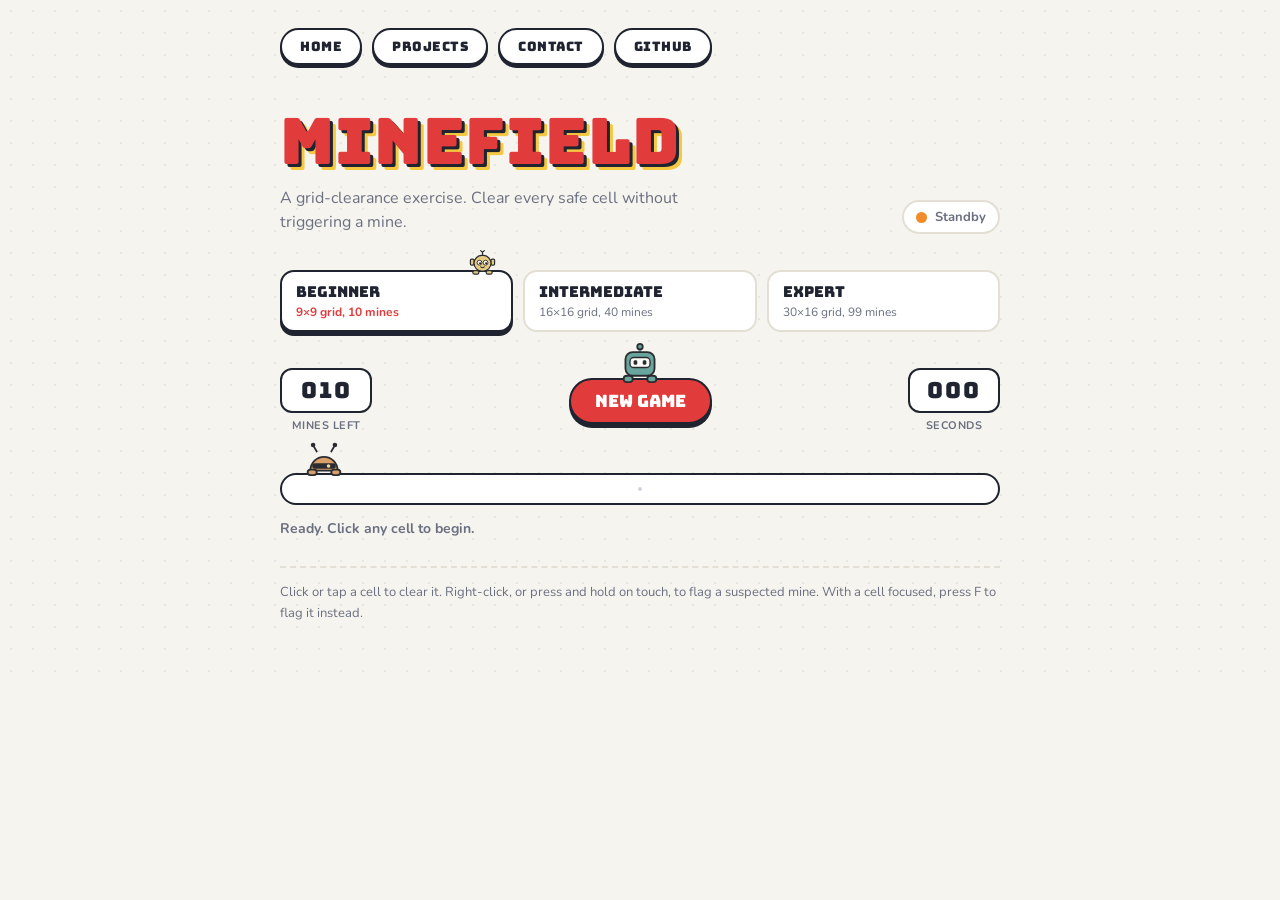
<file: bonus.html>
<!DOCTYPE html>
<html lang="en">
<head>
<meta charset="UTF-8">
<meta name="viewport" content="width=device-width, initial-scale=1.0">
<title>Minefield</title>
<link rel="preconnect" href="https://fonts.googleapis.com">
<link rel="preconnect" href="https://fonts.gstatic.com" crossorigin>
<link href="https://fonts.googleapis.com/css2?family=Bungee&family=Nunito:wght@400;600;700;900&display=swap" rel="stylesheet">
<link rel="stylesheet" href="bonus.css">
</head>
<body>
<div class="console">
  <nav class="site-nav">
    <a href="index.html">Home</a>
    <a href="projects.html">Projects</a>
    <a href="contact.html">Contact</a>
    <a href="https://github.com/matthewtang29" target="_blank" rel="noopener">GITHUB</a>
  </nav>

  <header>
    <div>
      <h1>Minefield</h1>
      <p class="subtitle">A grid-clearance exercise. Clear every safe cell without triggering a mine.</p>
    </div>
    <div class="status-chip">
      <span class="led" id="led"></span>
      <span id="ledText">Standby</span>
    </div>
  </header>

  <div class="difficulty-row" id="difficultyRow" role="group" aria-label="Grid size">
    <button class="diff-btn" data-diff="beginner" aria-pressed="true">
      <span class="name">Beginner</span>
      <span class="meta">9×9 grid, 10 mines</span>
    </button>
    <button class="diff-btn" data-diff="intermediate" aria-pressed="false">
      <span class="name">Intermediate</span>
      <span class="meta">16×16 grid, 40 mines</span>
    </button>
    <button class="diff-btn" data-diff="expert" aria-pressed="false">
      <span class="name">Expert</span>
      <span class="meta">30×16 grid, 99 mines</span>
    </button>
  </div>

  <div class="readout-row">
    <div class="lcd-wrap">
      <div class="lcd" id="mineCounter">010</div>
      <div class="lcd-label">Mines left</div>
    </div>
    <button class="reset-btn perch bot-bolt" id="resetBtn">New game</button>
    <div class="lcd-wrap">
      <div class="lcd" id="timer">000</div>
      <div class="lcd-label">Seconds</div>
    </div>
  </div>

  <div class="perch bot-visor left">
    <div class="board-scroll">
      <div class="grid" id="grid"></div>
    </div>
  </div>

  <p class="status-line" id="statusLine">Ready. Click any cell to begin.</p>

  <footer>
    Click or tap a cell to clear it. Right-click, or press and hold on touch, to flag a suspected mine.
    With a cell focused, press F to flag it instead.
  </footer>
</div>

<script src="bonus.js"></script>
</body>
</html>
</file>
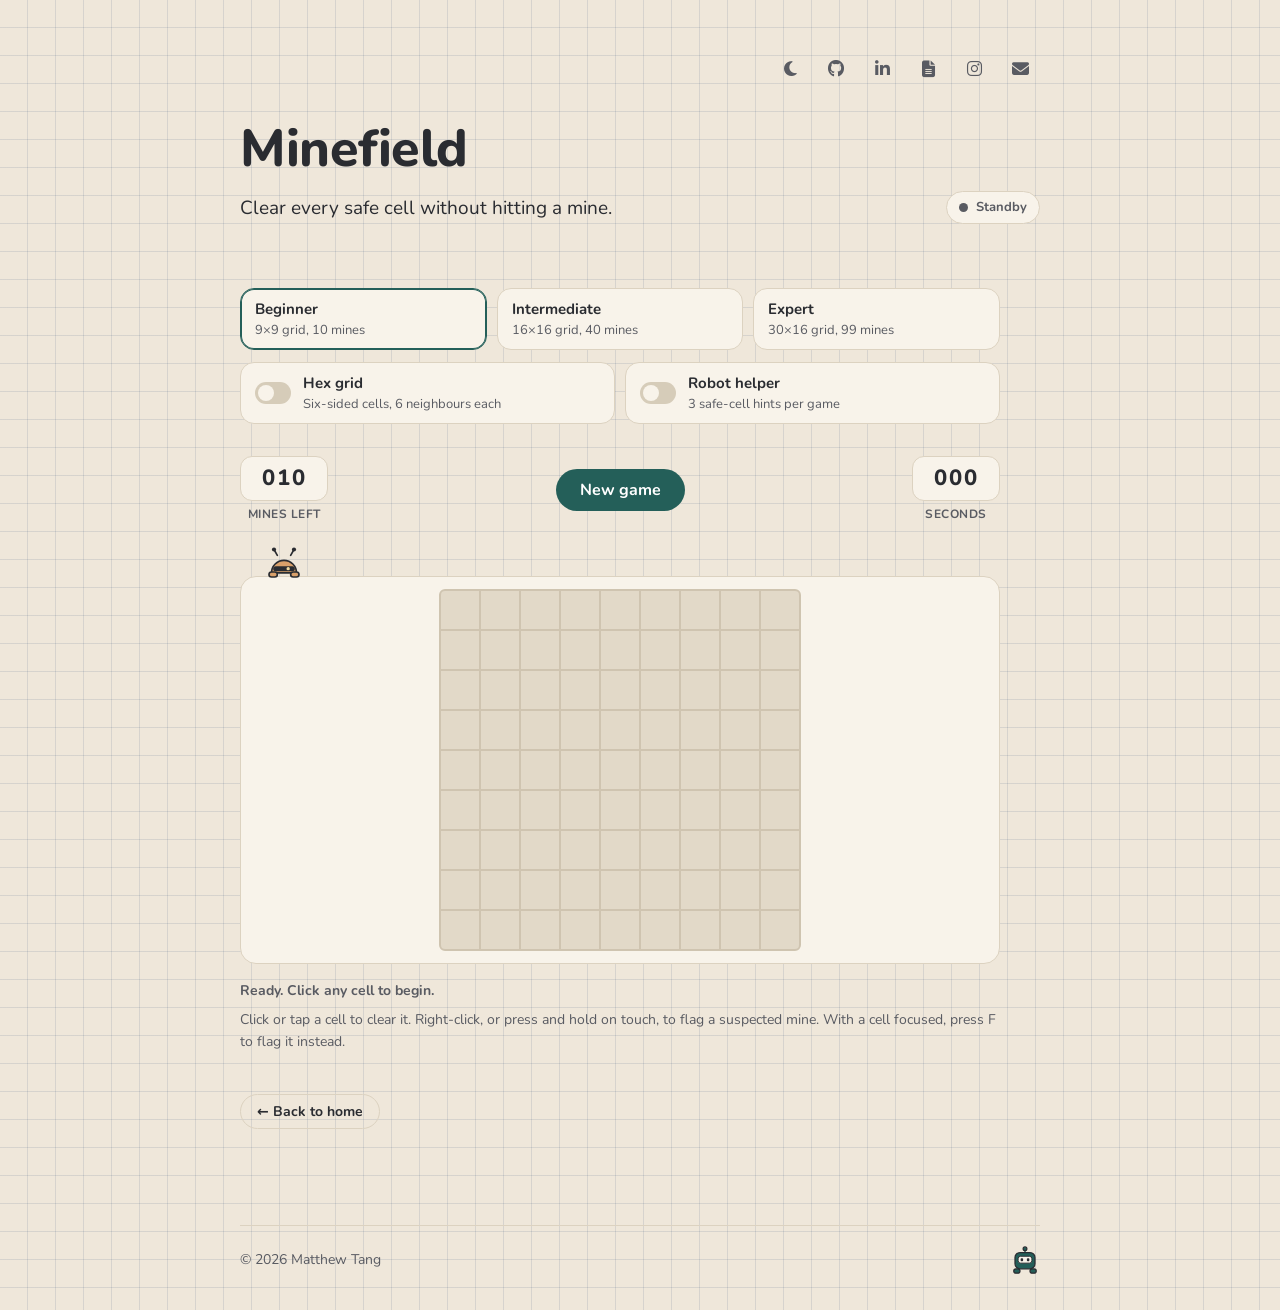
<file: game.html>
<!DOCTYPE html>
<html lang="en">
<head>
<meta charset="UTF-8">
<meta name="viewport" content="width=device-width, initial-scale=1.0">
<title>Minefield — Matthew Tang</title>
<link rel="preconnect" href="https://fonts.googleapis.com">
<link rel="preconnect" href="https://fonts.gstatic.com" crossorigin>
<link href="https://fonts.googleapis.com/css2?family=Nunito:wght@400;600;700;800&display=swap" rel="stylesheet">
<link rel="stylesheet" href="https://cdnjs.cloudflare.com/ajax/libs/font-awesome/6.5.2/css/all.min.css">
<link rel="stylesheet" href="styles.css?v=21">
<script>
  // apply a saved light/dark choice before the page paints (no flash); otherwise CSS follows the device setting
  try { var t = localStorage.getItem("theme"); if (t === "light" || t === "dark") document.documentElement.dataset.theme = t; } catch (e) {}
</script>
</head>
<body>
<div class="page">
  <main>
    <div class="topbar">
      <button class="link-btn theme-toggle" type="button" aria-label="Switch light/dark mode"><i class="fa-solid fa-moon"></i><i class="fa-solid fa-sun"></i><span class="tip">Dark mode</span></button>
      <ul class="links">
        <li><a class="link-btn github" href="https://github.com/matthewtang29" target="_blank" rel="noopener" aria-label="GitHub"><i class="fa-brands fa-github"></i><span class="tip">GitHub</span></a></li>
        <li><a class="link-btn linkedin" href="https://www.linkedin.com/in/matthewtang29" target="_blank" rel="noopener" aria-label="LinkedIn"><i class="fa-brands fa-linkedin-in"></i><span class="tip">LinkedIn</span></a></li>
        <li><a class="link-btn resume" href="#" aria-label="Resume"><i class="fa-solid fa-file-lines"></i><span class="tip">Resume</span></a></li>
        <li><a class="link-btn instagram" href="https://instagram.com/matthew_tang29" target="_blank" rel="noopener" aria-label="Instagram"><i class="fa-brands fa-instagram"></i><span class="tip">Instagram</span></a></li>
        <li><button class="link-btn email" type="button" data-email="ms2tang@uwaterloo.ca" aria-label="Copy email address ms2tang@uwaterloo.ca"><i class="fa-solid fa-envelope"></i><span class="tip">ms2tang@uwaterloo.ca</span></button></li>
      </ul>
    </div>
    <section class="hero game-hero">
      <div>
        <h1>Minefield</h1>
        <p class="blurb">Clear every safe cell without hitting a mine.</p>
      </div>
      <div class="status-chip">
        <span class="led" id="led"></span>
        <span id="ledText">Standby</span>
      </div>
    </section>

    <div class="game">
      <div class="difficulty-row" id="difficultyRow" role="group" aria-label="Grid size">
        <button class="diff-btn" data-diff="beginner" aria-pressed="true">
          <span class="name">Beginner</span>
          <span class="meta">9×9 grid, 10 mines</span>
        </button>
        <button class="diff-btn" data-diff="intermediate" aria-pressed="false">
          <span class="name">Intermediate</span>
          <span class="meta">16×16 grid, 40 mines</span>
        </button>
        <button class="diff-btn" data-diff="expert" aria-pressed="false">
          <span class="name">Expert</span>
          <span class="meta">30×16 grid, 99 mines</span>
        </button>
      </div>

      <div class="options-row" role="group" aria-label="Game options">
        <button class="opt-btn" id="hexToggle" type="button" aria-pressed="false">
          <span class="opt-switch" aria-hidden="true"></span>
          <span class="opt-text"><span class="name">Hex grid</span><span class="meta">Six-sided cells, 6 neighbours each</span></span>
        </button>
        <button class="opt-btn" id="robotToggle" type="button" aria-pressed="false">
          <span class="opt-switch" aria-hidden="true"></span>
          <span class="opt-text"><span class="name">Robot helper</span><span class="meta">3 safe-cell hints per game</span></span>
        </button>
      </div>

      <div class="readout-row">
        <div class="lcd-wrap">
          <div class="lcd" id="mineCounter">010</div>
          <div class="lcd-label">Mines left</div>
        </div>
        <button class="reset-btn" id="resetBtn">New game</button>
        <div class="lcd-wrap">
          <div class="lcd" id="timer">000</div>
          <div class="lcd-label">Seconds</div>
        </div>
      </div>

      <div class="helper" id="helper" hidden>
        <img class="helper-bot" id="helperBot" src="bots/bolt.svg" alt="">
        <p class="bubble" id="helperBubble" aria-live="polite">Hi! I can point out 3 safe cells each game.</p>
        <button class="btn" id="hintBtn" type="button">Hint <span id="hintCount">3</span></button>
      </div>

      <div class="perch bot-visor left">
        <div class="board-scroll" id="boardScroll">
          <div class="grid" id="grid"></div>
        </div>
      </div>

      <p class="status-line" id="statusLine">Ready. Click any cell to begin.</p>
      <p class="game-help">Click or tap a cell to clear it. Right-click, or press and hold on touch, to flag a suspected mine. With a cell focused, press F to flag it instead.</p>
    </div>
    <div class="article-end">
      <a class="btn ghost" href="index.html">← Back to home</a>
    </div>
  </main>
  <footer>
    <span>© 2026 Matthew Tang</span>
    <span class="footer-bot"><svg class="mascot" viewBox="0 0 48 44" aria-hidden="true" focusable="false"><line class="m-line" x1="24" y1="10" x2="24" y2="4"/><circle class="m-body" cx="24" cy="4" r="3"/><rect class="m-body" x="8" y="10" width="32" height="26" rx="8"/><rect class="m-visor" x="13" y="16" width="22" height="11" rx="4"/><g class="m-eyes"><rect x="17" y="19" width="4" height="5" rx="1.5"/><rect x="27" y="19" width="4" height="5" rx="1.5"/></g><rect class="m-body" x="6" y="36" width="10" height="7" rx="3.5"/><rect class="m-body" x="32" y="36" width="10" height="7" rx="3.5"/></svg></span>
  </footer>
</div>
<script src="site.js?v=9"></script>
<script src="bonus.js?v=9"></script>
</body>
</html>
</file>
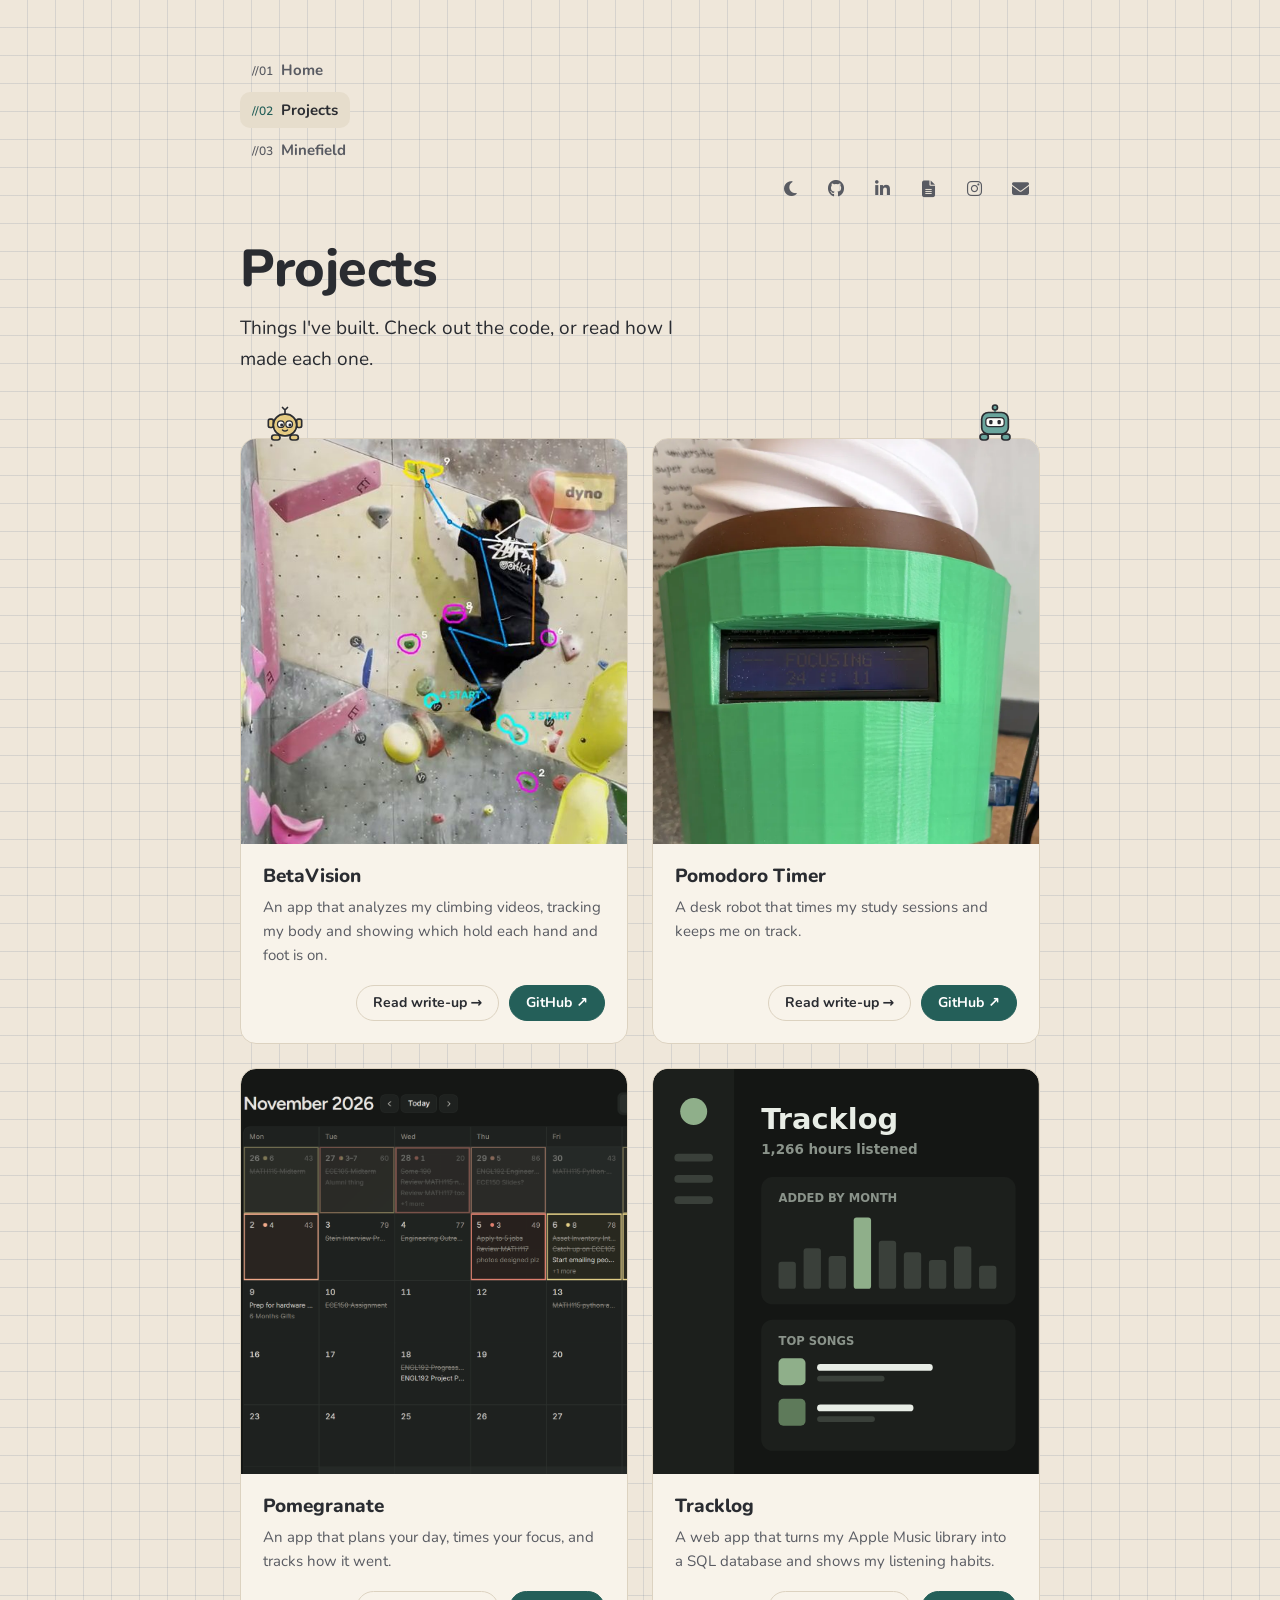
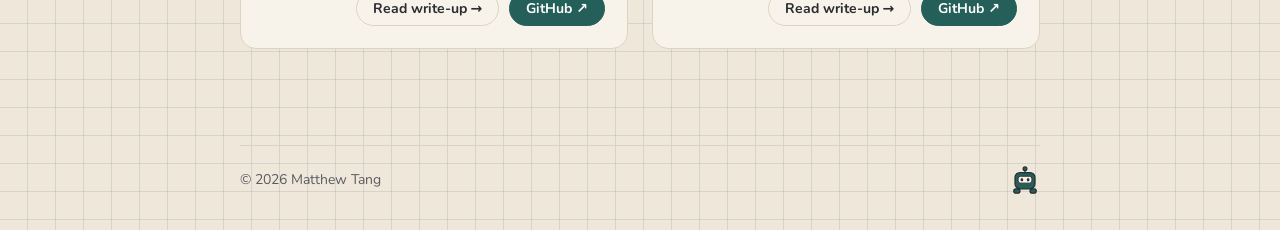
<file: projects.html>
<!DOCTYPE html>
<html lang="en">
<head>
<meta charset="UTF-8">
<meta name="viewport" content="width=device-width, initial-scale=1.0">
<title>Projects — Matthew Tang</title>
<link rel="preconnect" href="https://fonts.googleapis.com">
<link rel="preconnect" href="https://fonts.gstatic.com" crossorigin>
<link href="https://fonts.googleapis.com/css2?family=Nunito:wght@400;600;700;800&display=swap" rel="stylesheet">
<link rel="stylesheet" href="https://cdnjs.cloudflare.com/ajax/libs/font-awesome/6.5.2/css/all.min.css">
<link rel="stylesheet" href="styles.css?v=18">
<script>
  // apply a saved light/dark choice before the page paints (no flash); otherwise CSS follows the device setting
  try { var t = localStorage.getItem("theme"); if (t === "light" || t === "dark") document.documentElement.dataset.theme = t; } catch (e) {}
</script>
</head>
<body>
<div class="page">
  <nav class="side-nav" aria-label="Pages">
    <a href="index.html"><span class="num">//01</span>Home</a>
    <a href="projects.html" aria-current="page"><span class="num">//02</span>Projects</a>
    <a href="game.html"><span class="num">//03</span>Minefield</a>
  </nav>
  <main>
    <div class="topbar">
      <button class="link-btn theme-toggle" type="button" aria-label="Switch light/dark mode"><i class="fa-solid fa-moon"></i><i class="fa-solid fa-sun"></i><span class="tip">Dark mode</span></button>
      <ul class="links">
        <li><a class="link-btn github" href="https://github.com/matthewtang29" target="_blank" rel="noopener" aria-label="GitHub"><i class="fa-brands fa-github"></i><span class="tip">GitHub</span></a></li>
        <li><a class="link-btn linkedin" href="https://www.linkedin.com/in/matthewtang29" target="_blank" rel="noopener" aria-label="LinkedIn"><i class="fa-brands fa-linkedin-in"></i><span class="tip">LinkedIn</span></a></li>
        <li><a class="link-btn resume" href="#" aria-label="Resume"><i class="fa-solid fa-file-lines"></i><span class="tip">Resume</span></a></li>
        <li><a class="link-btn instagram" href="https://instagram.com/matthew_tang29" target="_blank" rel="noopener" aria-label="Instagram"><i class="fa-brands fa-instagram"></i><span class="tip">Instagram</span></a></li>
        <li><button class="link-btn email" type="button" data-email="ms2tang@uwaterloo.ca" aria-label="Copy email address ms2tang@uwaterloo.ca"><i class="fa-solid fa-envelope"></i><span class="tip">ms2tang@uwaterloo.ca</span></button></li>
      </ul>
    </div>

    <section class="hero">
      <h1>Projects</h1>
      <p class="blurb">Things I've built. Check out the code, or read how I made each one.</p>
    </section>

    <div class="project-grid">
      <article class="card project perch bot-gear left" id="betavision">
        <img class="card-img" src="images/betavision-demo-poster.jpg" alt="A boulder climb run through BetaVision, with a skeleton tracking the climber and numbered route holds outlined">
        <div class="body">
          <div>
            <h3>BetaVision</h3>
            <p>An app that analyzes my climbing videos, tracking my body and showing which hold each hand and foot is on.</p>
          </div>
          <div class="actions">
            <a class="btn ghost" href="article-betavision.html">Read write-up →</a>
            <a class="btn" href="https://github.com/matthewtang29/BetaVision" target="_blank" rel="noopener">GitHub ↗</a>
          </div>
        </div>
      </article>

      <article class="card project perch bot-bolt" id="pomodoro">
        <img class="card-img" src="images/pomodoro-timer.png" alt="The 3D-printed cupcake Pomodoro timer, its LCD reading FOCUSING 24:11">
        <div class="body">
          <div>
            <h3>Pomodoro Timer</h3>
            <p>A desk robot that times my study sessions and keeps me on track.</p>
          </div>
          <div class="actions">
            <a class="btn ghost" href="article-desk-robot.html">Read write-up →</a>
            <a class="btn" href="https://github.com/matthewtang29/pomodoro" target="_blank" rel="noopener">GitHub ↗</a>
          </div>
        </div>
      </article>

      <article class="card project" id="pomegranate">
        <img class="card-img" src="images/pomegranate-calendar.png" alt="Pomegranate's Calendar tab for October 2026, with each day's rating, productivity score and tasks">
        <div class="body">
          <div>
            <h3>Pomegranate</h3>
            <p>An app that plans your day, times your focus, and tracks how it went.</p>
          </div>
          <div class="actions">
            <a class="btn ghost" href="article-study-app.html">Read write-up →</a>
            <a class="btn" href="https://github.com/matthewtang29/pomegranate" target="_blank" rel="noopener">GitHub ↗</a>
          </div>
        </div>
      </article>

      <article class="card project" id="tracklog">
        <img class="card-img" src="images/tracklog.svg" alt="Tracklog's dashboard: hours listened, songs added by month and top songs">
        <div class="body">
          <div>
            <h3>Tracklog</h3>
            <p>A web app that turns my Apple Music library into a SQL database and shows my listening habits.</p>
          </div>
          <div class="actions">
            <a class="btn ghost" href="article-tracklog.html">Read write-up →</a>
            <a class="btn" href="https://github.com/matthewtang29/Tracklog" target="_blank" rel="noopener">GitHub ↗</a>
          </div>
        </div>
      </article>
    </div>
  </main>
  <footer>
    <span>© 2026 Matthew Tang</span>
    <span class="footer-bot"><svg class="mascot" viewBox="0 0 48 44" aria-hidden="true" focusable="false"><line class="m-line" x1="24" y1="10" x2="24" y2="4"/><circle class="m-body" cx="24" cy="4" r="3"/><rect class="m-body" x="8" y="10" width="32" height="26" rx="8"/><rect class="m-visor" x="13" y="16" width="22" height="11" rx="4"/><g class="m-eyes"><rect x="17" y="19" width="4" height="5" rx="1.5"/><rect x="27" y="19" width="4" height="5" rx="1.5"/></g><rect class="m-body" x="6" y="36" width="10" height="7" rx="3.5"/><rect class="m-body" x="32" y="36" width="10" height="7" rx="3.5"/></svg></span>
  </footer>
</div>
<script src="site.js?v=9"></script>
</body>
</html>
</file>
<file: styles.css>
/* ==========================================================
   Matthew Tang — shared styles for every page
   Calm robot-lab theme: warm neutrals, one soft teal accent,
   rounded "panel" cards and a small mascot or two.
   ========================================================== */

/* ---------- Colour tokens ----------
   Every colour on the site comes from here. Light is the default;
   dark follows the device setting until the visitor picks one with
   the toggle (their choice is saved as data-theme on <html>). */
:root{
  --bg: #EFE7DA;            /* warm beige page */
  --surface: #F8F3EA;       /* cards / panels */
  --surface-2: #E6DDCC;     /* subtle fills, hovers */
  --text: #2A2C31;          /* dark grey body text */
  --muted: #595B62;         /* secondary text */
  --line: #DCD2C0;          /* hairline borders */
  --accent: #245F59;        /* the one accent: soft robot teal */
  --accent-soft: #D6E4DD;   /* tinted backgrounds (never behind accent text) */
  --on-accent: #FFFFFF;     /* text on accent buttons */
  --mascot-line: #2A2C31;
  --sticker-edge: #FFFFFF;  /* outline around the hobby stickers */
  --sticker-shadow: rgba(42,44,49,.18);
  --bot-edge: transparent;  /* thin outline around robot images (dark mode only) */
  --grid-paper: rgba(52,78,120,.13); /* grid-paper lines behind every page */
  --ink: var(--text);       /* home hero handwriting: same colour as the rest of the text */
  --ink-red: #C2362B;       /* home hero: red pen ("me!" + arrow) */

  /* Minefield only — game states and the classic number colours */
  --danger: #A23B34;
  --ok: #336B43;
  --cell-hidden: #E2D9C8;
  --cell-hover: #D6CCB9;
  --cell-revealed: #F8F3EA;
  --grid-line: #CFC4B0;
  --n1: #3466A8; --n2: #336B43; --n3: #A23B34; --n4: #6A55A0;
  --n5: #9A5530; --n6: #245F59; --n7: #2A2C31; --n8: #595B62;

  --radius: 16px;
  color-scheme: light;
}

@media (prefers-color-scheme: dark){
  :root:not([data-theme="light"]){
    --bg: #1D1F23;
    --surface: #25282D;
    --surface-2: #2E3238;
    --text: #E9E7E2;
    --muted: #A4A7AE;
    --line: #363A41;
    --accent: #86BDB6;
    --accent-soft: #2B3B3A;
    --on-accent: #1D1F23;
    --mascot-line: #1D1F23;
    --sticker-edge: #E9E7E2;
    --sticker-shadow: rgba(0,0,0,.45);
    --bot-edge: #E9E7E2;
    --grid-paper: rgba(160,185,225,.09);
    --ink-red: #EC8B80;
    --danger: #E59088;
    --ok: #8CC79B;
    --cell-hidden: #34383F;
    --cell-hover: #3D424A;
    --cell-revealed: #25282D;
    --grid-line: #1D1F23;
    --n1: #8DB3E6; --n2: #8CC79B; --n3: #E59088; --n4: #BBA8E6;
    --n5: #DDA77F; --n6: #86BDB6; --n7: #E9E7E2; --n8: #A4A7AE;
    color-scheme: dark;
  }
}
:root[data-theme="dark"]{
  --bg: #1D1F23;
  --surface: #25282D;
  --surface-2: #2E3238;
  --text: #E9E7E2;
  --muted: #A4A7AE;
  --line: #363A41;
  --accent: #86BDB6;
  --accent-soft: #2B3B3A;
  --on-accent: #1D1F23;
  --mascot-line: #1D1F23;
  --sticker-edge: #E9E7E2;
  --sticker-shadow: rgba(0,0,0,.45);
  --bot-edge: #E9E7E2;
  --grid-paper: rgba(160,185,225,.09);
  --ink-red: #EC8B80;
  --danger: #E59088;
  --ok: #8CC79B;
  --cell-hidden: #34383F;
  --cell-hover: #3D424A;
  --cell-revealed: #25282D;
  --grid-line: #1D1F23;
  --n1: #8DB3E6; --n2: #8CC79B; --n3: #E59088; --n4: #BBA8E6;
  --n5: #DDA77F; --n6: #86BDB6; --n7: #E9E7E2; --n8: #A4A7AE;
  color-scheme: dark;
}

:root{
  --bot-outline: drop-shadow(1.5px 0 0 var(--bot-edge)) drop-shadow(-1.5px 0 0 var(--bot-edge))
                 drop-shadow(0 1.5px 0 var(--bot-edge)) drop-shadow(0 -1.5px 0 var(--bot-edge));
}

*{ box-sizing: border-box; }

html, body{
  margin: 0;
  padding: 0;
  background: var(--bg);
  color: var(--text);
  font-family: 'Nunito', system-ui, sans-serif;
  font-size: 16px;
  line-height: 1.6;
}
body{
  min-height: 100vh;
  /* grid paper */
  background-image:
    linear-gradient(var(--grid-paper) 1px, transparent 1px),
    linear-gradient(90deg, var(--grid-paper) 1px, transparent 1px);
  background-size: 28px 28px;
  background-position: -1px -1px;
}
img{ max-width: 100%; display: block; }
a{ color: inherit; }
:focus-visible{ outline: 2px solid var(--accent); outline-offset: 3px; }

/* ---------- Page frame: sidebar + main ---------- */
/* one centred column, same content width the sidebar layout had */
.page{
  max-width: 864px;
  margin: 0 auto;
  padding: 48px 32px 0;
}
main{ min-width: 0; }   /* keep wide content (the hobby slider) from stretching the page */

/* ---------- Sidebar nav (//01 Home etc.) ---------- */
.side-nav{
  position: sticky;
  top: 48px;
  align-self: start;
  display: flex;
  flex-direction: column;
  gap: 4px;
  padding-top: 4px;
}
.side-nav a{
  position: relative;
  display: inline-flex;
  align-items: baseline;
  gap: 8px;
  width: fit-content;
  font-weight: 700;
  font-size: 15px;
  text-decoration: none;
  color: var(--muted);
  padding: 6px 12px;
  border-radius: 10px;
  transition: color .15s ease, background-color .15s ease;
}
.side-nav a .num{ font-size: 12px; font-weight: 600; color: var(--muted); }
.side-nav a:hover{ color: var(--text); background: var(--surface-2); }
.side-nav a[aria-current="page"]{ color: var(--text); background: var(--surface-2); }
.side-nav a[aria-current="page"] .num{ color: var(--accent); }

/* ---------- Top bar: theme toggle + link buttons ---------- */
.topbar{
  display: flex;
  justify-content: flex-end;
  align-items: center;
  gap: 6px;
  margin-bottom: 32px;
}
.links{
  display: flex;
  gap: 6px;
  list-style: none;
  margin: 0;
  padding: 0;
}
.link-btn{
  position: relative;
  width: 40px;
  height: 40px;
  display: flex;
  align-items: center;
  justify-content: center;
  border-radius: 12px;
  border: none;
  background: transparent;
  color: var(--muted);
  font-size: 17px;
  text-decoration: none;
  transition: background-color .15s ease, color .15s ease;
}
button.link-btn{ padding: 0; font: inherit; font-size: 17px; cursor: pointer; }
.link-btn:hover, .link-btn:focus-visible{ background: var(--surface-2); color: var(--accent); }

/* resume isn't ready yet: greyed out until site.js gets a link */
.link-btn.is-disabled{ opacity: .45; cursor: not-allowed; }
.link-btn.is-disabled:hover{ background: transparent; color: var(--muted); }

/* little label under each button on hover */
.link-btn .tip{
  position: absolute;
  top: calc(100% + 8px);
  left: 50%;
  transform: translateX(-50%);
  font-size: 12px;
  font-weight: 700;
  line-height: 1.4;
  white-space: nowrap;
  color: var(--bg);
  background: var(--text);
  border-radius: 6px;
  padding: 3px 8px;
  opacity: 0;
  pointer-events: none;
  transition: opacity .15s ease;
  z-index: 5;
}
.link-btn:hover .tip, .link-btn:focus-visible .tip{ opacity: 1; }

/* email: copies the address; last button, so its label lines up to the right */
.link-btn.email .tip{ left: auto; right: 0; transform: none; }
.link-btn.email.copied .tip{ opacity: 1; background: var(--accent); color: var(--on-accent); }

/* theme toggle: moon in light mode, sun in dark mode */
.theme-toggle i{ display: none !important; }
.theme-toggle .fa-moon{ display: inline-block !important; }
:root[data-theme="dark"] .theme-toggle .fa-moon{ display: none !important; }
:root[data-theme="dark"] .theme-toggle .fa-sun{ display: inline-block !important; }
@media (prefers-color-scheme: dark){
  :root:not([data-theme="light"]) .theme-toggle .fa-moon{ display: none !important; }
  :root:not([data-theme="light"]) .theme-toggle .fa-sun{ display: inline-block !important; }
}

/* ---------- Headings ---------- */
.hero{ margin: 0 0 64px; }
h1{
  font-weight: 800;
  font-size: clamp(34px, 5vw, 52px);
  line-height: 1.1;
  letter-spacing: -.5px;
  margin: 0 0 16px;
  color: var(--text);
}
.tagline{
  font-weight: 600;
  font-size: 15px;
  color: var(--muted);
  margin: 0 0 12px;
}
.tagline b{ font-weight: 700; color: var(--accent); }
.blurb{
  font-size: 19px;
  line-height: 1.6;
  margin: 0;
  max-width: 44ch;
}
h2{
  font-weight: 800;
  font-size: clamp(22px, 3vw, 28px);
  line-height: 1.2;
  margin: 0 0 28px;
  color: var(--text);
}
h2 .accent{ color: var(--accent); }

/* ---------- Shared card: a soft rounded panel ---------- */
.card{
  position: relative;
  background: var(--surface);
  border: 1px solid var(--line);
  border-radius: var(--radius);
  overflow: hidden;
}
/* a robot perched on a card's top edge (1–2 per page) */
.perch{ position: relative; }
.card.perch{ overflow: visible; }   /* let the robot poke out above the card */
.perch::before{
  content: "";
  position: absolute;
  bottom: calc(100% - 2px);
  right: 24px;
  width: 40px;
  height: 37px;
  background-repeat: no-repeat;
  background-position: center;
  background-size: contain;
  pointer-events: none;
  z-index: 2;
  filter: var(--bot-outline);
}
.perch.left::before{ right: auto; left: 24px; }
.bot-bolt::before { background-image: url(bots/bolt.svg); }
.bot-visor::before{ background-image: url(bots/visor.svg); }
.bot-gear::before { background-image: url(bots/gear.svg); }

/* card photos keep the card's rounded corners even when the card can't clip them */
.project .card-img{ border-radius: calc(var(--radius) - 1px) calc(var(--radius) - 1px) 0 0; }
.me img{ border-radius: calc(var(--radius) - 1px); }

.card-img{
  width: 100%;
  object-fit: cover;
  background: var(--surface-2);
}

/* ---------- Buttons ---------- */
.btn{
  display: inline-flex;
  align-items: center;
  gap: 8px;
  font-family: inherit;
  font-weight: 700;
  font-size: 14px;
  line-height: 1.4;
  text-decoration: none;
  color: var(--on-accent);
  background: var(--accent);
  border: 1px solid var(--accent);
  border-radius: 999px;
  padding: 7px 16px;
  cursor: pointer;
  transition: opacity .15s ease;
  white-space: nowrap;
}
.btn:hover{ opacity: .88; }
.btn.ghost{ background: transparent; color: var(--text); border-color: var(--line); }
.btn.ghost:hover{ opacity: 1; background: var(--surface-2); }
.btn:disabled{ opacity: .45; cursor: not-allowed; }

/* ---------- Home hero: handwritten notebook page ---------- */
.hero.notebook{
  max-width: 680px;
  margin: 0 auto 72px;
  font-family: 'Patrick Hand', 'Comic Sans MS', cursive;
  color: var(--ink);
}
.hero.notebook h1{
  font-family: inherit;
  font-weight: 400;
  font-size: clamp(42px, 7vw, 68px);
  letter-spacing: 0;
  line-height: 1.05;
  color: var(--ink);
  margin: 0 0 10px 6%;
}
.hand-line{
  font-size: clamp(22px, 3vw, 28px);
  line-height: 1.3;
  margin: 0 0 0 10%;
}
.hand-line.small{ font-size: clamp(18px, 2.4vw, 22px); opacity: .75; }

.snapshot{ margin: clamp(44px, 9vw, 72px) 0 0; }   /* top room for "me!" above the photo */
.snapshot-frame{ position: relative; }
.snapshot img{
  width: 100%;
  height: auto;
  border: 2px solid var(--ink);
  border-radius: 4px;
}
.snapshot figcaption{
  font-size: clamp(22px, 3vw, 28px);
  line-height: 1.3;
  margin: 8px 0 0 2%;
}
.me-arrow{
  position: absolute;
  inset: 0;
  width: 100%;
  height: 100%;
  overflow: visible;
  pointer-events: none;
}
.me-arrow path{
  fill: none;
  stroke: var(--ink-red);
  stroke-width: 7;
  stroke-linecap: round;
  stroke-linejoin: round;
}
.me-arrow text{
  font-family: 'Patrick Hand', 'Comic Sans MS', cursive;
  font-size: 58px;
  letter-spacing: 2px;
  fill: var(--ink-red);
}

/* way down under the hobbies */
.minefield-link{ text-align: center; margin: 120px 0 0; }

/* drop in from the top, one after another (--step sets the order) */
.roll{
  animation: roll-down .7s cubic-bezier(.2,.8,.3,1.15) both;
  animation-delay: calc(var(--step, 0) * .45s - .25s);
}
@keyframes roll-down{
  from{ opacity: 0; transform: translateY(-48px); }
  to  { opacity: 1; transform: none; }
}

/* ---------- Home: hobby slider ("drag me") ---------- */
.drag-hint{
  text-align: center;
  font-weight: 600;
  font-size: 14px;
  color: var(--muted);
  margin: 0 0 4px;
}
.drag-hint span{ display: inline-block; margin: 0 10px; color: var(--accent); }

.hobbies{
  position: relative;
  overflow: hidden;
  cursor: grab;
  padding: 24px 0 72px;
  margin: 0 -32px;
  touch-action: pan-y;
  -webkit-user-select: none;
  user-select: none;
  /* fade the edges */
  -webkit-mask-image: linear-gradient(90deg, transparent, #000 6%, #000 94%, transparent);
          mask-image: linear-gradient(90deg, transparent, #000 6%, #000 94%, transparent);
}
.hobbies.dragging{ cursor: grabbing; }
.hobby-track{
  display: flex;
  gap: 40px;
  width: max-content;
  padding: 0 24px;
  will-change: transform;
}
.hobby{
  position: relative;
  flex: 0 0 auto;
  width: 120px;
  outline: none;
}
.hobby img{
  width: 120px;
  height: 120px;
  object-fit: contain;
  -webkit-user-drag: none;
  /* sticker look: light outline + soft shadow */
  filter:
    drop-shadow(3px 0 0 var(--sticker-edge)) drop-shadow(-3px 0 0 var(--sticker-edge))
    drop-shadow(0 3px 0 var(--sticker-edge)) drop-shadow(0 -3px 0 var(--sticker-edge))
    drop-shadow(0 8px 10px var(--sticker-shadow));
  transition: transform .25s ease;
}
.hobby:hover img, .hobby:focus-visible img{ transform: translateY(-6px) rotate(-4deg) scale(1.06); }
.hobby .label{
  position: absolute;
  top: calc(100% + 10px);
  left: 50%;
  width: max-content;
  max-width: 190px;
  text-align: center;
  transform: translateX(-50%);
  opacity: 0;
  transition: opacity .15s ease;
  pointer-events: none;
}
.hobby .label small{
  display: block;
  font-size: 12px;
  font-weight: 700;
  text-transform: uppercase;
  letter-spacing: .5px;
  color: var(--muted);
}
.hobby .label span{
  display: block;
  font-size: 14px;
  font-weight: 700;
  line-height: 1.3;
}
.hobby:hover .label, .hobby:focus-visible .label{ opacity: 1; }

/* ---------- Home: projects grid ---------- */
.project-grid{
  display: grid;
  grid-template-columns: 1fr 1fr;
  gap: 24px;
  margin-bottom: 80px;
}
.project{
  display: flex;
  flex-direction: column;
}
.project .card-img{ aspect-ratio: 4 / 4.2; }
.project .body{
  flex: 1;
  display: flex;
  flex-direction: column;
  justify-content: space-between;
  gap: 18px;
  padding: 20px 22px 22px;
}
.project h3{
  font-weight: 800;
  font-size: 19px;
  line-height: 1.3;
  margin: 0 0 6px;
}
.project p{ margin: 0; font-size: 15px; line-height: 1.6; color: var(--muted); }
.project .actions{ display: flex; flex-wrap: wrap; justify-content: flex-end; gap: 10px; }

/* ---------- Article placeholder pages ---------- */
.coming-soon{
  padding: 32px 28px;
  max-width: 640px;
}
.coming-soon p{ margin: 0 0 20px; font-size: 18px; line-height: 1.6; }

/* ---------- Article pages (full write-ups) ---------- */
.prose{ max-width: 680px; }
.prose p, .prose ul{ margin: 0 0 18px; font-size: 17px; line-height: 1.7; }
.prose ul{ padding-left: 22px; }
.prose li{ margin-bottom: 8px; }
.prose li::marker{ color: var(--accent); }
.prose h2{ margin: 48px 0 14px; }
.prose a:not(.btn){ color: var(--accent); font-weight: 700; }
.prose .lead{ font-size: 19px; }
.prose code{ font-size: .88em; padding: 1px 5px; border-radius: 5px; background: var(--surface-2); }
/* code blocks: scroll sideways instead of widening the page */
.prose pre{ margin: 0 0 18px; padding: 16px 18px; overflow-x: auto; font-size: 14px; line-height: 1.6; }
.prose pre code{ padding: 0; background: none; font-size: inherit; }
/* buttons right under the intro, e.g. "Try it live" */
.prose .lead + .article-end{ margin: 0 0 8px; }

/* a photo, screenshot or clip with a caption underneath */
.figure{ margin: 32px 0; }
.figure img, .figure video{ width: 100%; height: auto; background: var(--surface-2); border-radius: calc(var(--radius) - 1px) calc(var(--radius) - 1px) 0 0; }
.figure figcaption{ padding: 12px 18px 14px; font-size: 14px; line-height: 1.5; color: var(--muted); }
.figure.tall{ max-width: 320px; }   /* phone-shaped clips stay phone-sized */
/* several small images side by side, sharing one caption */
.figure .figure-row{ display: grid; grid-template-columns: repeat(4, 1fr); gap: 2px; }
.figure .figure-row img{ aspect-ratio: 1; object-fit: cover; border-radius: 0; }
.figure .figure-row img:first-child{ border-top-left-radius: calc(var(--radius) - 1px); }
.figure .figure-row img:last-child{ border-top-right-radius: calc(var(--radius) - 1px); }

/* the numbers at the end of a write-up */
.stats{
  display: grid;
  grid-template-columns: 1fr 1fr;
  gap: 16px;
  margin: 24px 0 12px;
}
.stat{ padding: 18px 20px; }
.stat strong{ display: block; font-weight: 800; font-size: 26px; line-height: 1.2; color: var(--accent); }
.stat span{ display: block; margin-top: 4px; font-size: 14px; line-height: 1.5; color: var(--muted); }
.prose .fine{ font-size: 14px; color: var(--muted); }

.article-end{ display: flex; flex-wrap: wrap; gap: 12px; margin-top: 40px; }

/* ---------- Footer ---------- */
footer{
  grid-column: 1 / -1;
  margin-top: 96px;
  padding: 20px 0 36px;
  border-top: 1px solid var(--line);
  font-size: 14px;
  color: var(--muted);
  display: flex;
  justify-content: space-between;
  align-items: center;
  flex-wrap: wrap;
  gap: 8px;
}
.footer-bot{ display: inline-flex; align-items: center; gap: 10px; }

/* ---------- Mascot (inline SVG in the footer) ----------
   The site's one animation: a slow idle blink. */
.mascot{ width: 30px; height: 28px; flex: 0 0 auto; overflow: visible; }
.mascot .m-body{ fill: var(--accent); stroke: var(--mascot-line); stroke-width: 2; }
.mascot .m-line{ stroke: var(--accent); stroke-width: 2.5; stroke-linecap: round; }
.mascot .m-visor{ fill: var(--surface); stroke: var(--mascot-line); stroke-width: 1.5; }
.mascot .m-eyes{
  fill: var(--text);
  transform-box: fill-box;
  transform-origin: center;
  animation: mascot-blink 6s infinite;
}
@keyframes mascot-blink{
  0%, 94%, 100%{ transform: scaleY(1); }
  96%{ transform: scaleY(.1); }
}

/* ---------- Small screens ---------- */
@media (max-width: 820px){
  .page{ grid-template-columns: 1fr; gap: 8px; padding: 24px 24px 0; }
  .side-nav{
    position: static;
    flex-direction: row;
    flex-wrap: wrap;
    gap: 4px;
    padding-top: 24px;
    margin-bottom: 24px;
  }
  .side-nav a{ font-size: 14px; padding: 6px 10px; }
  .topbar{ justify-content: flex-start; order: -1; margin-bottom: 0; }
  .hero{ margin-bottom: 48px; }
  .hero.notebook h1{ margin-left: 0; }
  .hand-line{ margin-left: 0; }
  .project-grid{ grid-template-columns: 1fr; }
  .hobbies{ margin: 0 -24px; }
}
@media (max-width: 480px){
  .page{ padding-left: 16px; padding-right: 16px; }
  .hobbies{ margin: 0 -16px; }
  .link-btn{ width: 38px; height: 38px; }
  .links, .topbar{ gap: 4px; }
  .stats{ grid-template-columns: 1fr; }
  .figure.tall{ max-width: none; }
  .figure .figure-row{ grid-template-columns: 1fr 1fr; }
  .figure .figure-row img{ border-radius: 0 !important; }
  .figure .figure-row img:first-child{ border-top-left-radius: calc(var(--radius) - 1px) !important; }
  .figure .figure-row img:nth-child(2){ border-top-right-radius: calc(var(--radius) - 1px) !important; }
  footer{ margin-top: 72px; }
}

/* ==========================================================
   //04 Game — Minefield
   ========================================================== */
.game-hero{
  display: flex;
  justify-content: space-between;
  align-items: flex-end;
  gap: 16px;
  flex-wrap: wrap;
}
.status-chip{
  display: flex;
  align-items: center;
  gap: 8px;
  font-size: 13px;
  font-weight: 700;
  color: var(--muted);
  background: var(--surface);
  border: 1px solid var(--line);
  border-radius: 999px;
  padding: 5px 12px;
  white-space: nowrap;
}
.led{ width: 9px; height: 9px; border-radius: 50%; background: var(--muted); flex-shrink: 0; transition: background-color .2s ease; }
.led.won { background: var(--ok); }
.led.lost{ background: var(--danger); }

.game{ max-width: 760px; }
.difficulty-row, .options-row{ display: flex; gap: 10px; flex-wrap: wrap; margin: 0 0 12px; }
.diff-btn, .opt-btn{
  position: relative;
  background: var(--surface);
  border: 1px solid var(--line);
  border-radius: 14px;
  color: var(--text);
  padding: 10px 14px;
  cursor: pointer;
  text-align: left;
  font-family: inherit;
  line-height: 1.4;
  transition: border-color .15s ease, background-color .15s ease;
}
.diff-btn{ flex: 1 1 150px; }
.opt-btn{ flex: 1 1 220px; display: flex; align-items: center; gap: 12px; }
.diff-btn:hover, .opt-btn:hover{ border-color: var(--muted); }
.diff-btn .name, .opt-btn .name{ display: block; font-weight: 700; font-size: 15px; }
.diff-btn .meta, .opt-btn .meta{ display: block; font-size: 13px; color: var(--muted); margin-top: 1px; }
.diff-btn[aria-pressed="true"]{ border-color: var(--accent); box-shadow: inset 0 0 0 1px var(--accent); }

/* on/off switch */
.opt-switch{
  position: relative;
  flex: 0 0 auto;
  width: 36px;
  height: 22px;
  border-radius: 999px;
  background: var(--cell-hover);
  transition: background-color .2s ease;
}
.opt-switch::after{
  content: "";
  position: absolute;
  top: 3px;
  left: 3px;
  width: 16px;
  height: 16px;
  border-radius: 50%;
  background: var(--surface);
  transition: transform .2s ease;
}
.opt-btn[aria-pressed="true"] .opt-switch{ background: var(--accent); }
.opt-btn[aria-pressed="true"] .opt-switch::after{ transform: translateX(14px); }

.readout-row{
  display: flex;
  align-items: center;
  justify-content: space-between;
  gap: 12px;
  margin: 32px 0 52px;   /* room for the robot perched on the board */
  flex-wrap: wrap;
}
.lcd-wrap{ text-align: center; }
.lcd{
  font-weight: 800;
  font-size: 22px;
  font-variant-numeric: tabular-nums;
  letter-spacing: 2px;
  background: var(--surface);
  border: 1px solid var(--line);
  border-radius: 12px;
  padding: 4px 14px;
  min-width: 88px;
}
.lcd-label{ font-size: 12px; font-weight: 700; color: var(--muted); margin-top: 4px; text-transform: uppercase; letter-spacing: .5px; }
.reset-btn{
  font-family: inherit;
  font-weight: 700;
  font-size: 16px;
  background: var(--accent);
  color: var(--on-accent);
  border: none;
  border-radius: 999px;
  padding: 10px 24px;
  cursor: pointer;
  transition: opacity .15s ease;
}
.reset-btn:hover{ opacity: .88; }

.board-scroll{
  overflow-x: auto;
  padding: 12px;
  background: var(--surface);
  border: 1px solid var(--line);
  border-radius: var(--radius);
}
.grid{
  display: grid;
  gap: 2px;
  background: var(--grid-line);
  border: 2px solid var(--grid-line);
  border-radius: 6px;
  overflow: hidden;
  width: max-content;
  margin: 0 auto;
}
.cell{
  width: var(--cell-size);
  height: var(--cell-size);
  background: var(--cell-hidden);
  border: none;
  padding: 0;
  font-family: 'Nunito', sans-serif;
  font-weight: 800;
  font-size: calc(var(--cell-size) * 0.5);
  cursor: pointer;
  display: flex;
  align-items: center;
  justify-content: center;
  color: var(--text);
  -webkit-user-select: none;
  user-select: none;
  touch-action: manipulation;
}
.cell:focus-visible{ outline: 2px solid var(--accent); outline-offset: 1px; }
.cell:hover:not([data-revealed="true"]):not([disabled]){ background: var(--cell-hover); }
.cell[data-revealed="true"]{ background: var(--cell-revealed); cursor: default; }
.cell[data-flagged="true"]{ color: var(--danger); }
.cell[data-mine-hit="true"]{ background: var(--danger); color: var(--bg); }
.cell[data-wrong-flag="true"]{ color: var(--danger); }
.cell[data-num="1"]{ color: var(--n1); }
.cell[data-num="2"]{ color: var(--n2); }
.cell[data-num="3"]{ color: var(--n3); }
.cell[data-num="4"]{ color: var(--n4); }
.cell[data-num="5"]{ color: var(--n5); }
.cell[data-num="6"]{ color: var(--n6); }
.cell[data-num="7"]{ color: var(--n7); }
.cell[data-num="8"]{ color: var(--n8); }
.status-line{ margin: 16px 0 6px; font-size: 14px; font-weight: 700; color: var(--muted); min-height: 22px; }
.status-line.won { color: var(--ok); }
.status-line.lost{ color: var(--danger); }
.game-help{ margin: 0; font-size: 14px; line-height: 1.6; color: var(--muted); }

/* ---------- robot helper bar ---------- */
.helper{
  display: flex;
  align-items: center;
  gap: 14px;
  margin: -28px 0 52px;
}
.helper[hidden]{ display: none; }
.helper-bot{
  filter: var(--bot-outline);
  width: 48px;
  height: 44px;
  flex: 0 0 auto;
}
.bubble{
  position: relative;
  flex: 1;
  margin: 0;
  background: var(--surface);
  border: 1px solid var(--line);
  border-radius: 14px;
  padding: 10px 14px;
  font-size: 14px;
  line-height: 1.5;
}

/* the cell the robot points at */
.cell[data-hint="true"]{
  background-color: var(--accent-soft);
  background-image: url(bots/bolt.svg);
  background-repeat: no-repeat;
  background-position: center;
  background-size: 72%;
}

/* ---------- hex grid ---------- */
.grid.hex{
  display: block;
  position: relative;
  background: transparent;
  border: none;
  border-radius: 0;
  overflow: visible;
}
.grid.hex .cell{
  position: absolute;
  width: var(--cell-size);
  height: var(--hex-h);
  clip-path: polygon(50% 0, 100% 25%, 100% 75%, 50% 100%, 0 75%, 0 25%);
  transform: scale(.93);
  font-size: calc(var(--cell-size) * 0.45);
}
/* outlines get clipped on hexagons, so show focus with colour instead */
.grid.hex .cell:focus-visible{ outline: none; background-color: var(--accent); color: var(--on-accent); }

/* ---------- Reduced motion ---------- */
@media (prefers-reduced-motion: reduce){
  *{ transition: none !important; animation: none !important; }
}
</file>
<file: bonus.css>
/* ==========================================================
   Shared theme for every page (index, projects, contact, bonus)
   Friendly robot-lab look: clean white surfaces, chunky display
   type for big words, and tiny robot mascots perched on boxes.
   ========================================================== */

:root{
  --bg: #F6F4EF;
  --surface: #FFFFFF;
  --ink: #1F2430;
  --muted: #6B7080;
  --line: #E3DFD5;
  --red: #E23B3B;
  --teal: #2BB3A6;
  --orange: #F28C28;
  --yellow: #F5C842;
  --green: #3E9B5A;
  --radius: 18px;

  /* minefield */
  --cell-hidden: #E8ECF1;
  --cell-hidden-hover: #DCE3EA;
  --cell-revealed: #FFFFFF;
  --grid-line: #CDD5DE;
  --num-1: #2F6FC4;
  --num-2: #3E9B5A;
  --num-3: #E23B3B;
  --num-4: #6A4FB0;
  --num-5: #B4562A;
  --num-6: #1E9A8E;
  --num-7: #1F2430;
  --num-8: #6B7080;
}

*{ box-sizing: border-box; }

html, body{
  margin: 0;
  padding: 0;
  min-height: 100%;
  background: var(--bg);
  color: var(--ink);
  font-family: 'Nunito', system-ui, sans-serif;
  color-scheme: light;
}

body{
  display: flex;
  justify-content: center;
  padding: 28px 16px 64px;
  /* very faint dot grid, like lab graph paper */
  background-image: radial-gradient(rgba(31,36,48,0.07) 1px, transparent 1px);
  background-size: 22px 22px;
}

.console{
  width: 100%;
  max-width: 720px;
}

/* ---------- Mascot helper ----------
   Add class="perch bot-bolt" (or bot-visor / bot-gear) to any box
   and a little robot sits on its top edge. Drawings live in bots/. */
.perch{ position: relative; }
.perch::before{
  content: "";
  position: absolute;
  bottom: calc(100% - 3px);
  right: 22px;
  width: 44px;
  height: 40px;
  background-repeat: no-repeat;
  background-position: center;
  background-size: contain;
  pointer-events: none;
  transition: transform .25s cubic-bezier(.3,1.6,.5,1);
  transform-origin: bottom center;
}
.perch.left::before{ right: auto; left: 22px; }
.perch:hover::before{ transform: translateY(-3px) rotate(-6deg); }

.bot-bolt::before { background-image: url(bots/bolt.svg); }
.bot-visor::before{ background-image: url(bots/visor.svg); }
.bot-gear::before { background-image: url(bots/gear.svg); }

/* ---------- Navigation ---------- */
.site-nav{
  display: flex;
  gap: 10px;
  flex-wrap: wrap;
  margin-bottom: 44px;
}
.site-nav a{
  position: relative;
  font-family: 'Bungee', sans-serif;
  font-size: 13px;
  letter-spacing: 0.5px;
  text-decoration: none;
  color: var(--ink);
  background: var(--surface);
  border: 2px solid var(--ink);
  border-radius: 999px;
  padding: 8px 18px;
  box-shadow: 0 3px 0 var(--ink);
  transition: transform .15s ease, box-shadow .15s ease, background-color .15s ease, color .15s ease;
}
/* a mascot peeks up over each nav button on hover */
.site-nav a::before{
  content: "";
  position: absolute;
  left: 50%;
  bottom: calc(100% - 4px);
  width: 30px;
  height: 27px;
  margin-left: -15px;
  background-repeat: no-repeat;
  background-position: center;
  background-size: contain;
  opacity: 0;
  transform: translateY(10px) scale(.6);
  transition: opacity .2s ease, transform .25s cubic-bezier(.3,1.6,.5,1);
  pointer-events: none;
}
.site-nav a:nth-child(3n+1)::before{ background-image: url(bots/bolt.svg); }
.site-nav a:nth-child(3n+2)::before{ background-image: url(bots/visor.svg); }
.site-nav a:nth-child(3n+3)::before{ background-image: url(bots/gear.svg); }
.site-nav a:hover{
  background: var(--red);
  color: #fff;
  transform: translateY(-2px);
  box-shadow: 0 5px 0 var(--ink);
}
.site-nav a:hover::before{
  opacity: 1;
  transform: translateY(0) scale(1);
}
.site-nav a:focus-visible{
  outline: 3px solid var(--teal);
  outline-offset: 3px;
}

/* ---------- Page header ---------- */
header{
  display: flex;
  justify-content: space-between;
  align-items: flex-end;
  gap: 16px;
  flex-wrap: wrap;
  margin-bottom: 36px;
}

/* The big words get the loudest treatment */
h1{
  font-family: 'Bungee', sans-serif;
  font-weight: 400;
  font-size: clamp(36px, 8vw, 64px);
  line-height: 1.02;
  letter-spacing: 0.5px;
  margin: 0 0 12px 0;
  color: var(--red);
  text-shadow:
    3px 3px 0 var(--ink),
    6px 6px 0 var(--yellow);
}
.subtitle{
  margin: 0;
  max-width: 46ch;
  font-size: 16px;
  line-height: 1.5;
  color: var(--muted);
}

/* ---------- Content boxes ---------- */
.content-panel{
  display: flex;
  gap: 22px;
  align-items: center;
  flex-wrap: wrap;
  background: var(--surface);
  border: 2px solid var(--ink);
  border-radius: var(--radius);
  box-shadow: 0 5px 0 var(--ink);
  padding: 24px;
  margin: 40px 0 22px;
}
.profile-img{
  width: 150px;
  height: 150px;
  object-fit: cover;
  border-radius: 50%;
  border: 3px solid var(--ink);
  flex-shrink: 0;
}
.body-text{
  flex: 1;
  min-width: 220px;
  font-size: 16px;
  line-height: 1.65;
  margin: 0;
}

/* ---------- Contact list ---------- */
.contact-list{
  list-style: none;
  margin: 0;
  padding: 0;
  width: 100%;
  display: flex;
  flex-direction: column;
  gap: 14px;
}
.contact-list li{
  display: flex;
  align-items: center;
  gap: 14px;
  font-size: 15px;
  line-height: 1.5;
}
.contact-list i{
  width: 38px;
  height: 38px;
  flex-shrink: 0;
  display: flex;
  align-items: center;
  justify-content: center;
  font-size: 17px;
  color: #fff;
  background: var(--teal);
  border: 2px solid var(--ink);
  border-radius: 12px;
}
.contact-list li:nth-child(2) i{ background: var(--orange); }
.contact-list li:nth-child(3) i{ background: var(--red); }
.contact-list li:nth-child(4) i{ background: var(--yellow); color: var(--ink); }
.contact-list a{
  color: var(--ink);
  text-decoration: underline;
  text-decoration-color: var(--red);
  text-decoration-thickness: 2px;
  text-underline-offset: 3px;
  word-break: break-word;
}
.contact-list a:hover{ color: var(--red); }

/* ---------- Minefield (bonus page) ---------- */
.status-chip{
  display: flex;
  align-items: center;
  gap: 8px;
  font-size: 13px;
  font-weight: 700;
  color: var(--muted);
  background: var(--surface);
  border: 2px solid var(--line);
  border-radius: 999px;
  padding: 6px 12px;
  white-space: nowrap;
}
.led{
  width: 11px; height: 11px;
  border-radius: 50%;
  background: var(--orange);
  flex-shrink: 0;
  transition: background-color .2s ease;
}
.led.won { background: var(--green); }
.led.lost{ background: var(--red); }

.difficulty-row{
  display: flex;
  gap: 10px;
  flex-wrap: wrap;
  margin: 28px 0 18px;
}
.diff-btn{
  position: relative;
  flex: 1 1 150px;
  background: var(--surface);
  border: 2px solid var(--line);
  border-radius: 14px;
  color: var(--ink);
  padding: 10px 14px;
  cursor: pointer;
  text-align: left;
  font-family: inherit;
  transition: border-color .15s ease;
}
.diff-btn:hover{ border-color: var(--ink); }
.diff-btn .name{
  display: block;
  font-family: 'Bungee', sans-serif;
  font-size: 15px;
}
.diff-btn .meta{
  display: block;
  font-size: 12px;
  color: var(--muted);
  margin-top: 2px;
}
/* the selected difficulty gets a mascot sitting on it */
.diff-btn::before{
  content: "";
  position: absolute;
  right: 14px;
  bottom: calc(100% - 3px);
  width: 30px;
  height: 27px;
  background: url(bots/gear.svg) no-repeat center / contain;
  opacity: 0;
  transform: translateY(8px);
  transition: opacity .2s ease, transform .25s cubic-bezier(.3,1.6,.5,1);
}
.diff-btn[aria-pressed="true"]{
  border-color: var(--ink);
  box-shadow: 0 4px 0 var(--ink);
}
.diff-btn[aria-pressed="true"]::before{ opacity: 1; transform: none; }
.diff-btn[aria-pressed="true"] .meta{ color: var(--red); font-weight: 700; }
.diff-btn:focus-visible, button:focus-visible, .cell:focus-visible{
  outline: 3px solid var(--teal);
  outline-offset: 2px;
}

.readout-row{
  display: flex;
  align-items: center;
  justify-content: space-between;
  gap: 12px;
  margin: 36px 0 40px;
  flex-wrap: wrap;
}
.lcd-wrap{ text-align: center; }
.lcd{
  font-family: 'Bungee', sans-serif;
  font-size: 22px;
  letter-spacing: 2px;
  color: var(--ink);
  background: var(--surface);
  border: 2px solid var(--ink);
  border-radius: 12px;
  padding: 6px 14px;
  min-width: 92px;
}
.lcd-label{
  font-size: 11px;
  font-weight: 700;
  color: var(--muted);
  margin-top: 5px;
  text-transform: uppercase;
  letter-spacing: 0.5px;
}
.reset-btn{
  font-family: 'Bungee', sans-serif;
  font-size: 17px;
  background: var(--red);
  color: #fff;
  border: 2px solid var(--ink);
  border-radius: 999px;
  box-shadow: 0 4px 0 var(--ink);
  padding: 10px 24px;
  cursor: pointer;
  transition: transform .12s ease, box-shadow .12s ease;
}
.reset-btn.perch::before{ right: 50%; margin-right: -22px; }
.reset-btn:hover{ transform: translateY(-2px); box-shadow: 0 6px 0 var(--ink); }
.reset-btn:active{ transform: translateY(2px); box-shadow: 0 2px 0 var(--ink); }

.board-scroll{
  overflow-x: auto;
  padding: 12px;
  background: var(--surface);
  border: 2px solid var(--ink);
  border-radius: var(--radius);
}
.grid{
  display: grid;
  gap: 2px;
  background: var(--grid-line);
  border: 2px solid var(--grid-line);
  border-radius: 6px;
  overflow: hidden;
  width: max-content;
  margin: 0 auto;
}
.cell{
  width: var(--cell-size);
  height: var(--cell-size);
  background: var(--cell-hidden);
  border: none;
  padding: 0;
  font-family: 'Nunito', sans-serif;
  font-weight: 900;
  font-size: calc(var(--cell-size) * 0.5);
  cursor: pointer;
  display: flex;
  align-items: center;
  justify-content: center;
  color: var(--ink);
  -webkit-user-select: none;
  user-select: none;
  touch-action: manipulation;
}
.cell:hover:not([data-revealed="true"]):not([disabled]){ background: var(--cell-hidden-hover); }
.cell[data-revealed="true"]{ background: var(--cell-revealed); cursor: default; }
.cell[data-flagged="true"]{ color: var(--red); }
.cell[data-mine-hit="true"]{ background: var(--red); color: #fff; }
.cell[data-wrong-flag="true"]{ color: var(--red); }
.cell[data-num="1"]{ color: var(--num-1); }
.cell[data-num="2"]{ color: var(--num-2); }
.cell[data-num="3"]{ color: var(--num-3); }
.cell[data-num="4"]{ color: var(--num-4); }
.cell[data-num="5"]{ color: var(--num-5); }
.cell[data-num="6"]{ color: var(--num-6); }
.cell[data-num="7"]{ color: var(--num-7); }
.cell[data-num="8"]{ color: var(--num-8); }

.status-line{
  margin-top: 14px;
  font-size: 14px;
  font-weight: 700;
  color: var(--muted);
  min-height: 18px;
}
.status-line.won { color: var(--green); }
.status-line.lost{ color: var(--red); }

/* ---------- Footer ---------- */
footer{
  margin-top: 28px;
  font-size: 13px;
  color: var(--muted);
  line-height: 1.6;
  border-top: 2px dashed var(--line);
  padding-top: 14px;
}

@media (max-width: 520px){
  .site-nav{ margin-bottom: 36px; }
  .content-panel{ padding: 20px; }
  .profile-img{ width: 110px; height: 110px; }
}

@media (prefers-reduced-motion: reduce){
  *{ transition: none !important; }
}
</file>
